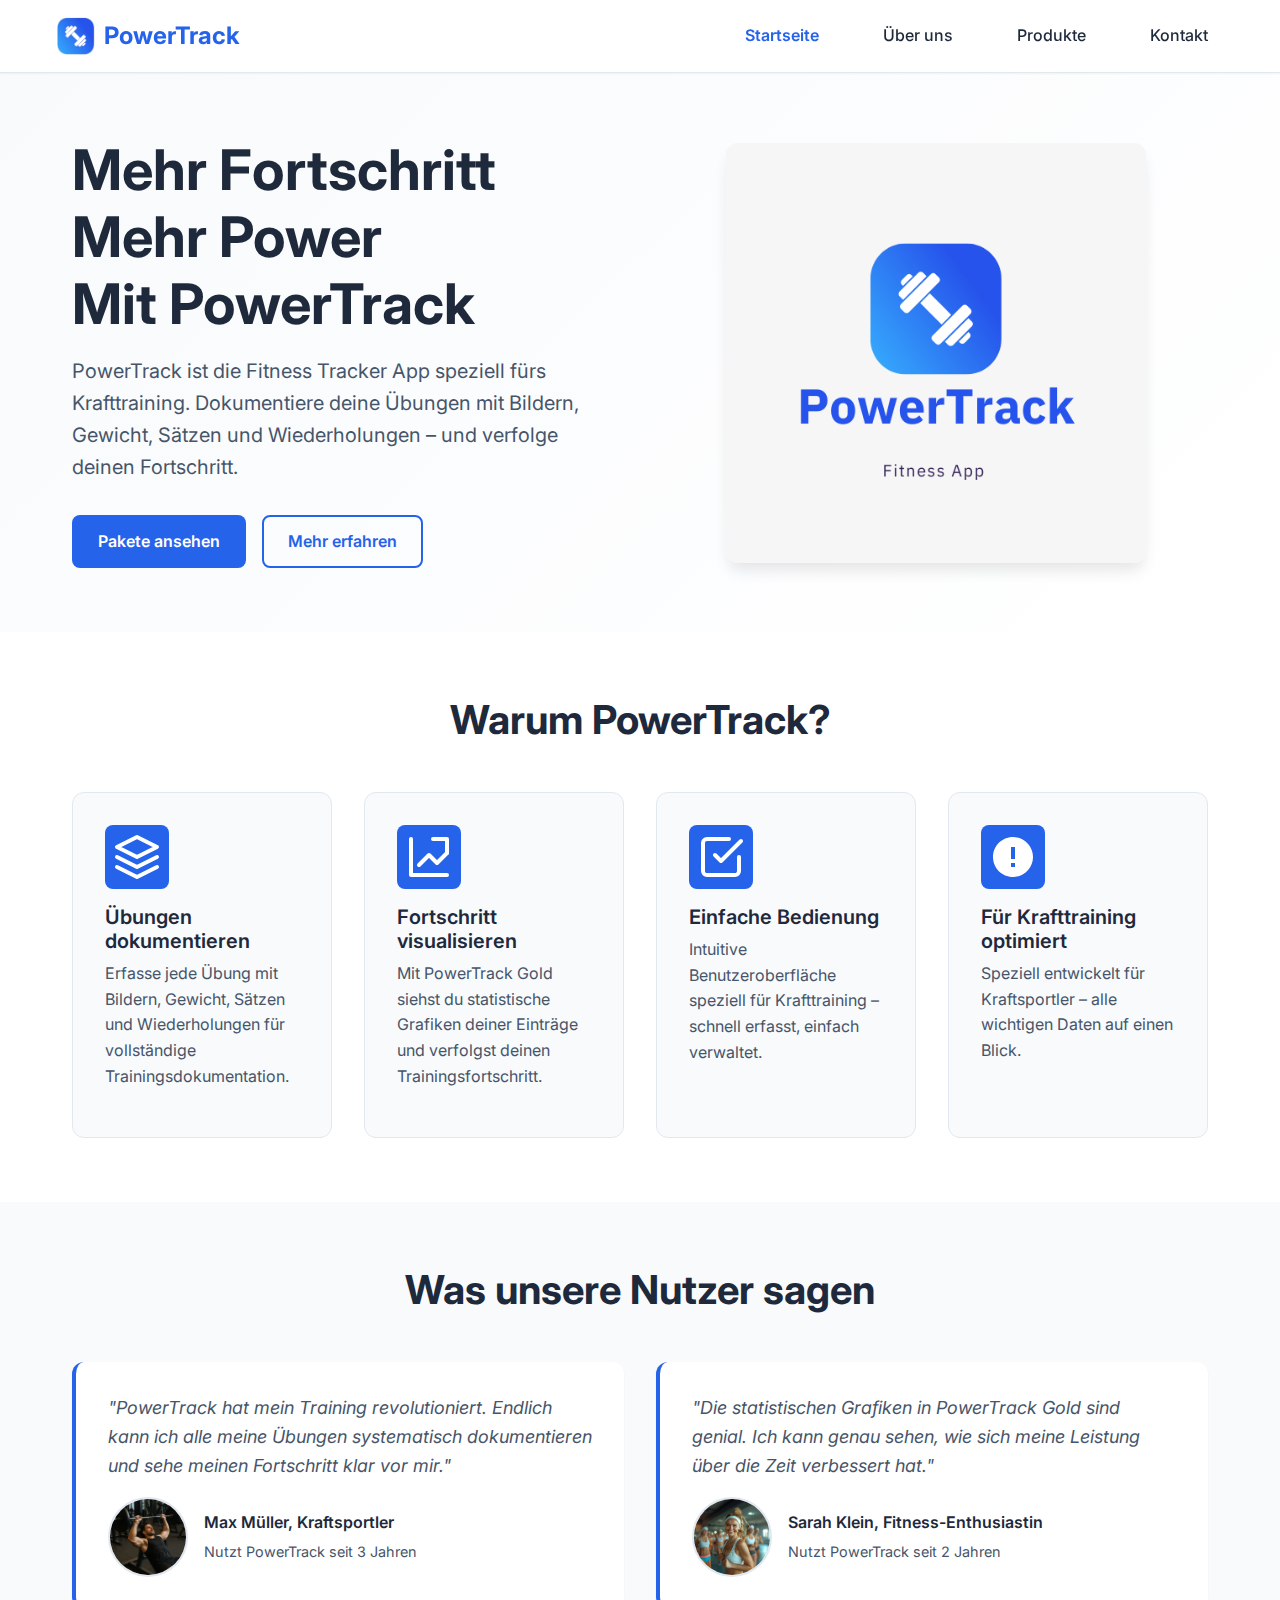
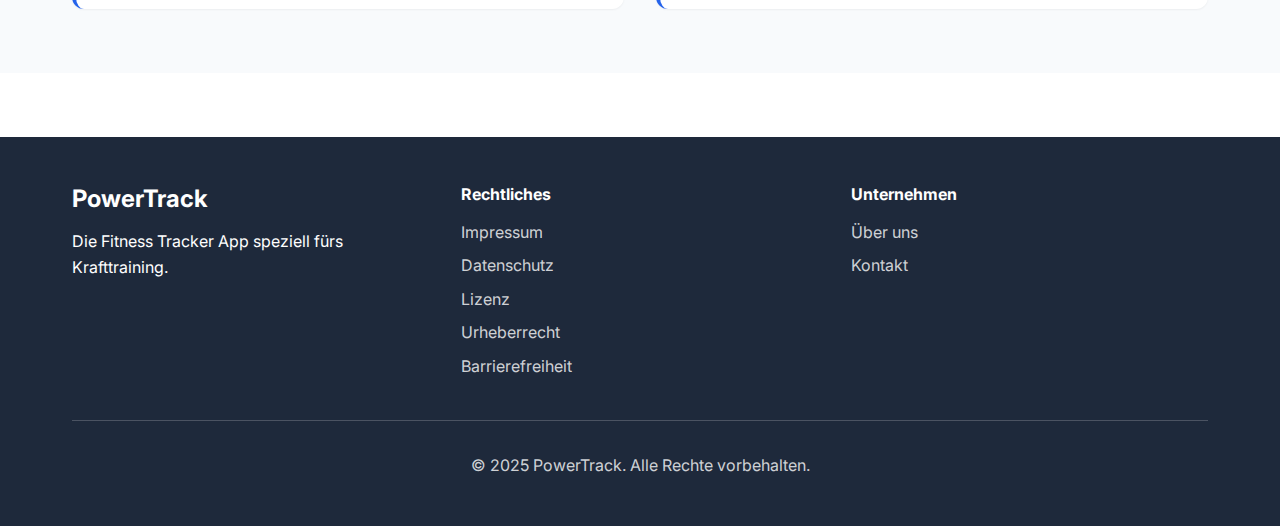
<file: index.html>
<!DOCTYPE html>
<html lang="de">
<head>
    <meta charset="UTF-8">
    <meta name="viewport" content="width=device-width, initial-scale=1.0">
    <meta name="description" content="PowerTrack - Die Fitness Tracker App speziell fürs Krafttraining. Dokumentieren Sie Ihre Übungen mit Bildern, Gewicht, Sätzen und Wiederholungen.">
    <title>PowerTrack - Fitness Tracker für Krafttraining</title>
    <link rel="stylesheet" href="styles.css">
    <link rel="preconnect" href="https://fonts.googleapis.com">
    <link rel="preconnect" href="https://fonts.gstatic.com" crossorigin>
    <link href="https://fonts.googleapis.com/css2?family=Inter:wght@400;500;600;700&display=swap" rel="stylesheet">
</head>
<body>
    <header>
        <nav class="navbar" role="navigation" aria-label="Hauptnavigation">
            <div class="container">
                <a href="index.html" class="logo" aria-label="PowerTrack Startseite">
                    <img src="assets/PowerTrack_Icon.png" alt="PowerTrack Logo" class="logo-img">
                    <span class="logo-text">PowerTrack</span>
                </a>
                <button class="menu-toggle" aria-label="Menü öffnen" aria-expanded="false">
                    <span></span>
                    <span></span>
                    <span></span>
                </button>
                <ul class="nav-menu">
                    <li><a href="index.html" aria-current="page">Startseite</a></li>
                    <li><a href="about.html">Über uns</a></li>
                    <li><a href="products.html">Produkte</a></li>
                    <li><a href="contact.html">Kontakt</a></li>
                </ul>
            </div>
        </nav>
    </header>

    <main>
        <section class="hero" aria-labelledby="hero-heading">
            <div class="container">
                <div class="hero-content">
                    <h1 id="hero-heading">Mehr Fortschritt Mehr Power<br> Mit PowerTrack</h1>
                    <p class="hero-subtitle">PowerTrack ist die Fitness Tracker App speziell fürs Krafttraining. Dokumentiere deine Übungen mit Bildern, Gewicht, Sätzen und Wiederholungen – und verfolge deinen Fortschritt.</p>
                    <div class="hero-buttons">
                        <a href="products.html" class="btn btn-primary">Pakete ansehen</a>
                        <a href="about.html" class="btn btn-secondary">Mehr erfahren</a>
                    </div>
                </div>
                <div class="hero-image">
                    <img src="assets/PowerTrack_Logo_Text.png" alt="PowerTrack Logo" class="hero-logo" loading="lazy">
                </div>
            </div>
        </section>

        <section class="features" aria-labelledby="features-heading">
            <div class="container">
                <h2 id="features-heading">Warum PowerTrack?</h2>
                <div class="features-grid">
                    <article class="feature-card">
                        <div class="feature-icon" aria-hidden="true">
                            <svg width="48" height="48" viewBox="0 0 24 24" fill="none" xmlns="http://www.w3.org/2000/svg">
                                <path d="M12 2L2 7L12 12L22 7L12 2Z" stroke="currentColor" stroke-width="2" stroke-linecap="round" stroke-linejoin="round"/>
                                <path d="M2 17L12 22L22 17" stroke="currentColor" stroke-width="2" stroke-linecap="round" stroke-linejoin="round"/>
                                <path d="M2 12L12 17L22 12" stroke="currentColor" stroke-width="2" stroke-linecap="round" stroke-linejoin="round"/>
                            </svg>
                        </div>
                        <h3>Übungen dokumentieren</h3>
                        <p>Erfasse jede Übung mit Bildern, Gewicht, Sätzen und Wiederholungen für vollständige Trainingsdokumentation.</p>
                    </article>
                    <article class="feature-card">
                        <div class="feature-icon" aria-hidden="true">
                            <svg width="48" height="48" viewBox="0 0 24 24" fill="none" xmlns="http://www.w3.org/2000/svg">
                                <path d="M3 3V21H21" stroke="currentColor" stroke-width="2" stroke-linecap="round" stroke-linejoin="round"/>
                                <path d="M7 16L12 11L16 15L21 10" stroke="currentColor" stroke-width="2" stroke-linecap="round" stroke-linejoin="round"/>
                                <path d="M21 10V3H14" stroke="currentColor" stroke-width="2" stroke-linecap="round" stroke-linejoin="round"/>
                            </svg>
                        </div>
                        <h3>Fortschritt visualisieren</h3>
                        <p>Mit PowerTrack Gold siehst du statistische Grafiken deiner Einträge und verfolgst deinen Trainingsfortschritt.</p>
                    </article>
                    <article class="feature-card">
                        <div class="feature-icon" aria-hidden="true">
                            <svg width="48" height="48" viewBox="0 0 24 24" fill="none" xmlns="http://www.w3.org/2000/svg">
                                <path d="M9 11L12 14L22 4" stroke="currentColor" stroke-width="2" stroke-linecap="round" stroke-linejoin="round"/>
                                <path d="M21 12V19C21 19.5304 20.7893 20.0391 20.4142 20.4142C20.0391 20.7893 19.5304 21 19 21H5C4.46957 21 3.96086 20.7893 3.58579 20.4142C3.21071 20.0391 3 19.5304 3 19V5C3 4.46957 3.21071 3.96086 3.58579 3.58579C3.96086 3.21071 4.46957 3 5 3H16" stroke="currentColor" stroke-width="2" stroke-linecap="round" stroke-linejoin="round"/>
                            </svg>
                        </div>
                        <h3>Einfache Bedienung</h3>
                        <p>Intuitive Benutzeroberfläche speziell für Krafttraining – schnell erfasst, einfach verwaltet.</p>
                    </article>
                    <article class="feature-card">
                        <div class="feature-icon" aria-hidden="true">
                            <svg width="48" height="48" viewBox="0 0 24 24" fill="none" xmlns="http://www.w3.org/2000/svg">
                                <path d="M12 2C6.48 2 2 6.48 2 12C2 17.52 6.48 22 12 22C17.52 22 22 17.52 22 12C22 6.48 17.52 2 12 2ZM13 17H11V15H13V17ZM13 13H11V7H13V13Z" fill="currentColor"/>
                            </svg>
                        </div>
                        <h3>Für Krafttraining optimiert</h3>
                        <p>Speziell entwickelt für Kraftsportler – alle wichtigen Daten auf einen Blick.</p>
                    </article>
                </div>
            </div>
        </section>

        <section class="testimonials" aria-labelledby="testimonials-heading">
            <div class="container">
                <h2 id="testimonials-heading">Was unsere Nutzer sagen</h2>
                <div class="testimonials-grid">
                    <blockquote class="testimonial-card">
                        <p>"PowerTrack hat mein Training revolutioniert. Endlich kann ich alle meine Übungen systematisch dokumentieren und sehe meinen Fortschritt klar vor mir."</p>
                        <footer>
                            <img src="assets/Bild2.png" alt="Profilbild von Max Müller" class="testimonial-avatar">
                            <div class="testimonial-author-info">
                                <cite>Max Müller, Kraftsportler</cite>
                                <span class="testimonial-years">Nutzt PowerTrack seit 3 Jahren</span>
                            </div>
                        </footer>
                    </blockquote>
                    <blockquote class="testimonial-card">
                        <p>"Die statistischen Grafiken in PowerTrack Gold sind genial. Ich kann genau sehen, wie sich meine Leistung über die Zeit verbessert hat."</p>
                        <footer>
                            <img src="assets/Bild1.png" alt="Profilbild von Sarah Klein" class="testimonial-avatar">
                            <div class="testimonial-author-info">
                                <cite>Sarah Klein, Fitness-Enthusiastin</cite>
                                <span class="testimonial-years">Nutzt PowerTrack seit 2 Jahren</span>
                            </div>
                        </footer>
                    </blockquote>
                </div>
            </div>
        </section>
    </main>

    <footer>
        <div class="container">
            <div class="footer-content">
                <div class="footer-section">
                    <h3>PowerTrack</h3>
                    <p>Die Fitness Tracker App speziell fürs Krafttraining.</p>
                </div>
                <div class="footer-section">
                    <h4>Rechtliches</h4>
                    <ul>
                        <li><a href="impressum.html">Impressum</a></li>
                        <li><a href="privacy.html">Datenschutz</a></li>
                        <li><a href="license.html">Lizenz</a></li>
                        <li><a href="copyright.html">Urheberrecht</a></li>
                        <li><a href="accessibility.html">Barrierefreiheit</a></li>
                    </ul>
                </div>
                <div class="footer-section">
                    <h4>Unternehmen</h4>
                    <ul>
                        <li><a href="about.html">Über uns</a></li>
                        <li><a href="contact.html">Kontakt</a></li>
                    </ul>
                </div>
            </div>
            <div class="footer-bottom">
                <p>&copy; 2025 PowerTrack. Alle Rechte vorbehalten.</p>
            </div>
        </div>
    </footer>

    <script src="script.js"></script>
</body>
</html>
</file>
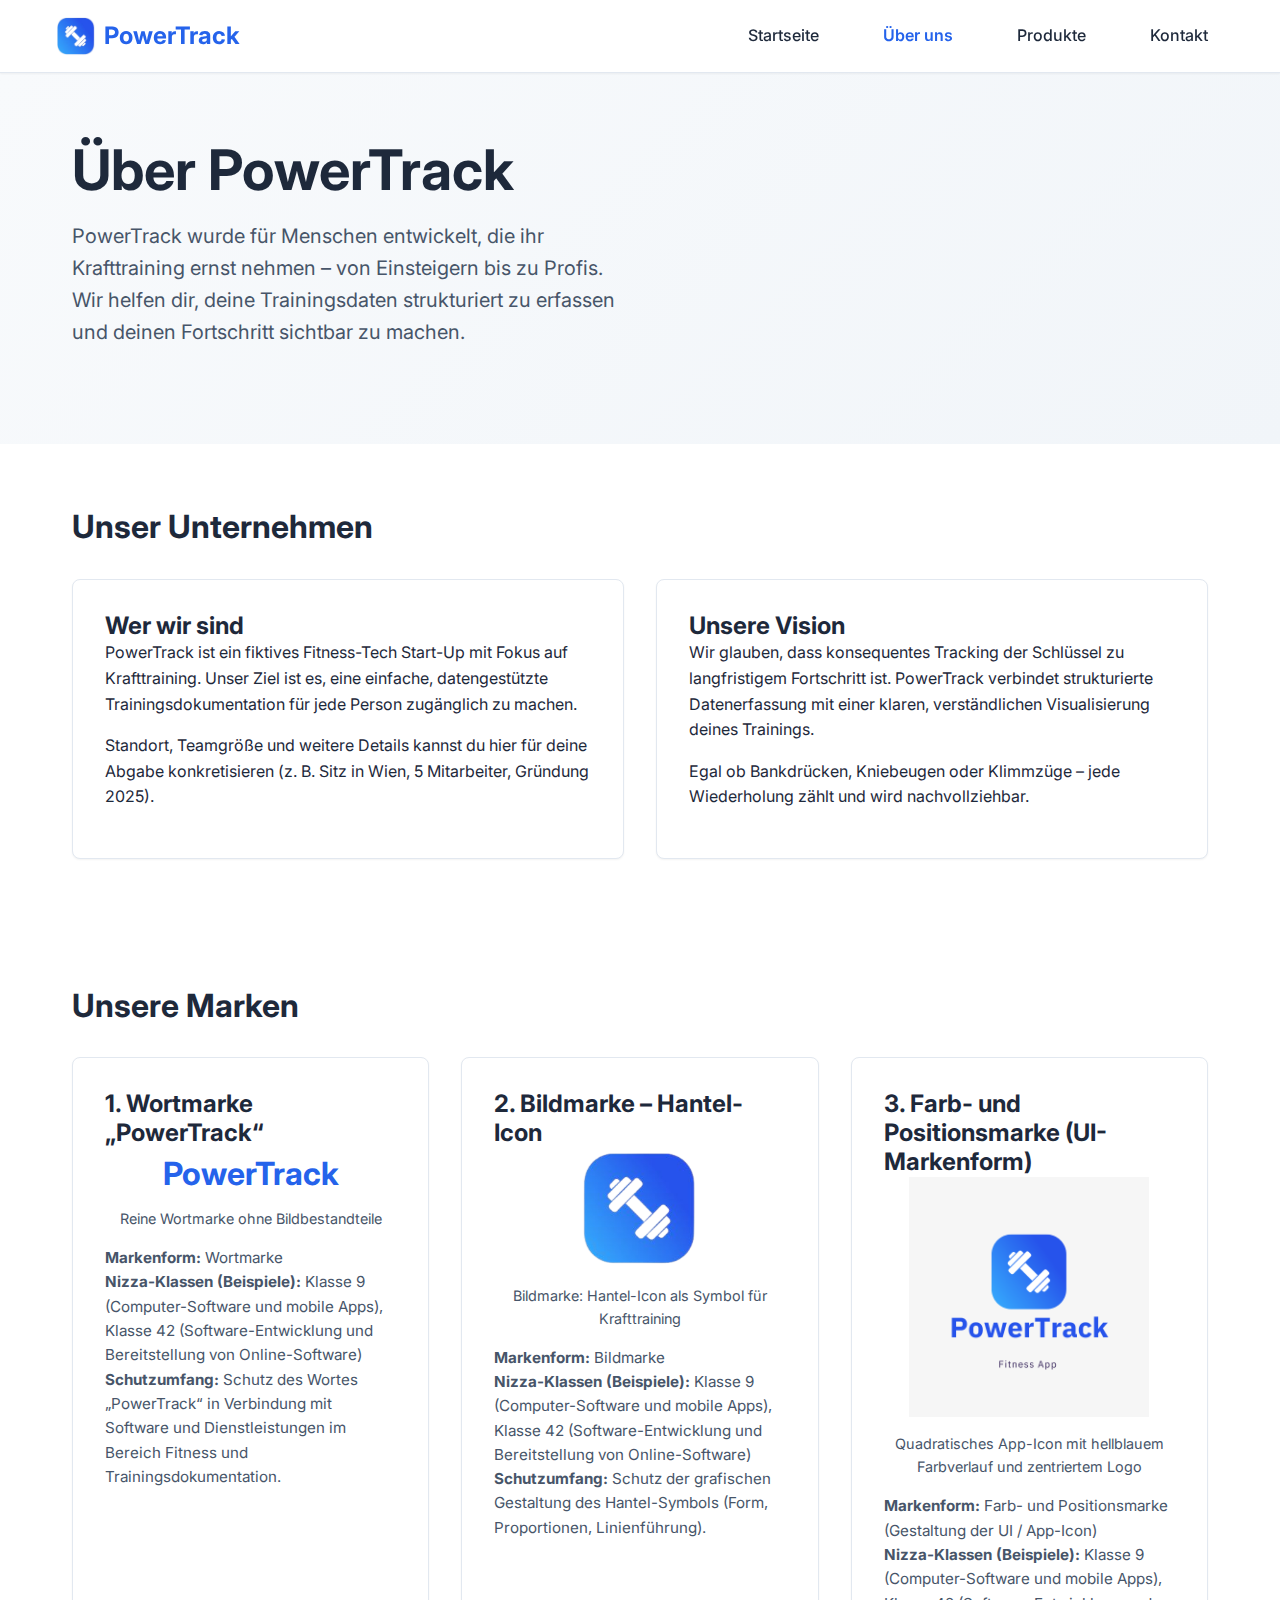
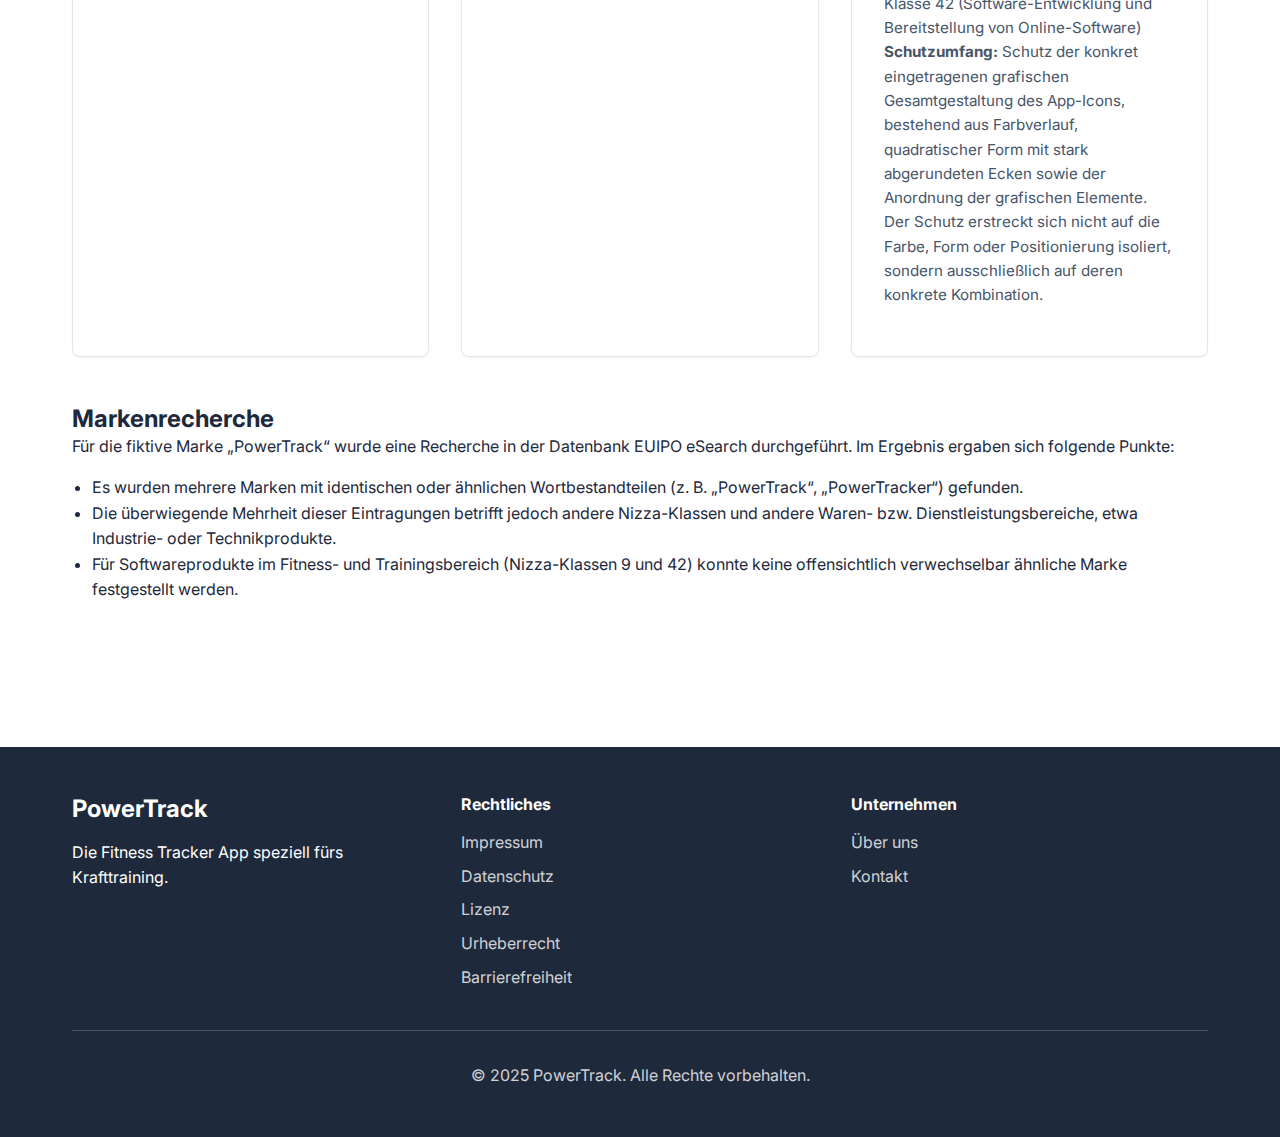
<file: about.html>
<!DOCTYPE html>
<html lang="de">

<head>
    <meta charset="UTF-8">
    <meta name="viewport" content="width=device-width, initial-scale=1.0">
    <meta name="description"
        content="Über PowerTrack - Fitness Tracker App fürs Krafttraining. Marken, Vision und Team.">
    <title>Über uns – PowerTrack</title>
    <link rel="stylesheet" href="styles.css">
    <link rel="preconnect" href="https://fonts.googleapis.com">
    <link rel="preconnect" href="https://fonts.gstatic.com" crossorigin>
    <link href="https://fonts.googleapis.com/css2?family=Inter:wght@400;500;600;700&display=swap" rel="stylesheet">
</head>

<body>
    <header>
        <nav class="navbar" role="navigation" aria-label="Hauptnavigation">
            <div class="container">
                <a href="index.html" class="logo" aria-label="PowerTrack Startseite">
                    <img src="assets/PowerTrack_Icon.png" alt="PowerTrack Logo" class="logo-img">
                    <span class="logo-text">PowerTrack</span>
                </a>
                <button class="menu-toggle" aria-label="Menü öffnen" aria-expanded="false">
                    <span></span>
                    <span></span>
                    <span></span>
                </button>
                <ul class="nav-menu">
                    <li><a href="index.html">Startseite</a></li>
                    <li><a href="about.html" aria-current="page">Über uns</a></li>
                    <li><a href="products.html">Produkte</a></li>
                    <li><a href="contact.html">Kontakt</a></li>
                </ul>
            </div>
        </nav>
    </header>

    <main>
        <section class="hero hero-about" aria-labelledby="about-heading">
            <div class="container">
                <div class="hero-content">
                    <h1 id="about-heading">Über PowerTrack</h1>
                    <p class="hero-subtitle">
                        PowerTrack wurde für Menschen entwickelt, die ihr Krafttraining ernst nehmen – von Einsteigern
                        bis zu Profis.
                        Wir helfen dir, deine Trainingsdaten strukturiert zu erfassen und deinen Fortschritt sichtbar zu
                        machen.
                    </p>
                </div>
            </div>
        </section>

        <section class="about-section" aria-labelledby="company-heading">
            <div class="container">
                <h2 id="company-heading">Unser Unternehmen</h2>
                <div class="about-grid">
                    <article class="about-card">
                        <h3>Wer wir sind</h3>
                        <p>
                            PowerTrack ist ein fiktives Fitness-Tech Start-Up mit Fokus auf Krafttraining.
                            Unser Ziel ist es, eine einfache, datengestützte Trainingsdokumentation für jede Person
                            zugänglich zu machen.
                        </p>
                        <p>
                            Standort, Teamgröße und weitere Details kannst du hier für deine Abgabe konkretisieren
                            (z. B. Sitz in Wien, 5 Mitarbeiter, Gründung 2025).
                        </p>
                    </article>
                    <article class="about-card">
                        <h3>Unsere Vision</h3>
                        <p>
                            Wir glauben, dass konsequentes Tracking der Schlüssel zu langfristigem Fortschritt ist.
                            PowerTrack verbindet strukturierte Datenerfassung mit einer klaren, verständlichen
                            Visualisierung deines Trainings.
                        </p>
                        <p>
                            Egal ob Bankdrücken, Kniebeugen oder Klimmzüge – jede Wiederholung zählt und wird
                            nachvollziehbar.
                        </p>
                    </article>
                </div>
            </div>
        </section>

        <section class="about-section" aria-labelledby="brands-heading">
            <div class="container">
                <h2 id="brands-heading">Unsere Marken</h2>


                <div class="brands-grid" role="list">
                    <article class="brand-card" role="listitem">
                        <h3>1. Wortmarke „PowerTrack“</h3>
                        <figure class="brand-figure">
                            <span class="brand-wordmark" aria-label="Wortmarke PowerTrack">PowerTrack</span>
                            <figcaption>Reine Wortmarke ohne Bildbestandteile</figcaption>
                        </figure>
                        <p class="brand-meta">
                            <strong>Markenform:</strong> Wortmarke<br>
                            <strong>Nizza-Klassen (Beispiele):</strong> Klasse 9 (Computer-Software und mobile Apps),
                            Klasse 42 (Software-Entwicklung und Bereitstellung von Online-Software)<br>
                            <strong>Schutzumfang:</strong> Schutz des Wortes „PowerTrack“ in Verbindung mit Software und
                            Dienstleistungen im Bereich Fitness und Trainingsdokumentation.
                        </p>
                    </article>

                    <article class="brand-card" role="listitem">
                        <h3>2. Bildmarke – Hantel-Icon</h3>
                        <figure class="brand-figure">
                            <img src="assets/PowerTrack_Icon.png" alt="PowerTrack Hantel-Icon ohne Text"
                                class="brand-logo brand-logo-small">
                            <figcaption>Bildmarke: Hantel-Icon als Symbol für Krafttraining</figcaption>
                        </figure>
                        <p class="brand-meta">
                            <strong>Markenform:</strong> Bildmarke<br>
                            <strong>Nizza-Klassen (Beispiele):</strong> Klasse 9 (Computer-Software und mobile Apps),
                            Klasse 42 (Software-Entwicklung und Bereitstellung von Online-Software)<br>
                            <strong>Schutzumfang:</strong> Schutz der grafischen Gestaltung des Hantel-Symbols (Form,
                            Proportionen, Linienführung).
                        </p>
                    </article>

                    <article class="brand-card" role="listitem">
                        <h3>3. Farb- und Positionsmarke (UI-Markenform)</h3>
                        <figure class="brand-figure">
                            <img src="assets/PowerTrack_Logo_Text.png" alt="PowerTrack App-Icon mit hellblauem Farbverlauf"
                                class="brand-logo">
                            <figcaption>Quadratisches App-Icon mit hellblauem Farbverlauf und zentriertem Logo
                            </figcaption>
                        </figure>
                        <p class="brand-meta">
                            <strong>Markenform:</strong> Farb- und Positionsmarke (Gestaltung der UI / App-Icon)<br>
                            <strong>Nizza-Klassen (Beispiele):</strong> Klasse 9 (Computer-Software und mobile Apps),
                            Klasse 42 (Software-Entwicklung und Bereitstellung von Online-Software)<br>
                            <strong>Schutzumfang:</strong> Schutz der konkret eingetragenen grafischen Gesamtgestaltung
                            des App-Icons, bestehend aus Farbverlauf, quadratischer Form mit stark abgerundeten Ecken
                            sowie der Anordnung der grafischen Elemente. Der Schutz erstreckt sich nicht auf die Farbe,
                            Form oder Positionierung isoliert, sondern ausschließlich auf deren konkrete Kombination.
                        </p>
                    </article>
                </div>

                <section class="brand-legal" aria-labelledby="brand-legal-heading">
                    <h3 id="brand-legal-heading">Markenrecherche</h3>
                    <p>
                        Für die fiktive Marke „PowerTrack“ wurde eine Recherche in der Datenbank
                        EUIPO eSearch durchgeführt. Im Ergebnis ergaben sich folgende Punkte:
                    </p>
                    <ul>
                        <li>
                            Es wurden mehrere Marken mit identischen oder ähnlichen Wortbestandteilen
                            (z. B. „PowerTrack“, „PowerTracker“) gefunden.
                        </li>
                        <li>
                            Die überwiegende Mehrheit dieser Eintragungen betrifft jedoch andere
                            Nizza-Klassen und andere Waren- bzw. Dienstleistungsbereiche,
                            etwa Industrie- oder Technikprodukte.
                        </li>
                        <li>
                            Für Softwareprodukte im Fitness- und Trainingsbereich (Nizza-Klassen 9 und 42)
                            konnte keine offensichtlich verwechselbar ähnliche Marke festgestellt werden.
                        </li>
                    </ul>
                </section>
            </div>
        </section>
    </main>

    <footer>
        <div class="container">
            <div class="footer-content">
                <div class="footer-section">
                    <h3>PowerTrack</h3>
                    <p>Die Fitness Tracker App speziell fürs Krafttraining.</p>
                </div>
                <div class="footer-section">
                    <h4>Rechtliches</h4>
                    <ul>
                        <li><a href="impressum.html">Impressum</a></li>
                        <li><a href="privacy.html">Datenschutz</a></li>
                        <li><a href="license.html">Lizenz</a></li>
                        <li><a href="copyright.html">Urheberrecht</a></li>
                        <li><a href="accessibility.html">Barrierefreiheit</a></li>
                    </ul>
                </div>
                <div class="footer-section">
                    <h4>Unternehmen</h4>
                    <ul>
                        <li><a href="about.html">Über uns</a></li>
                        <li><a href="contact.html">Kontakt</a></li>
                    </ul>
                </div>
            </div>
            <div class="footer-bottom">
                <p>&copy; 2025 PowerTrack. Alle Rechte vorbehalten.</p>
            </div>
        </div>
    </footer>

    <script src="script.js"></script>
</body>

</html>
</file>
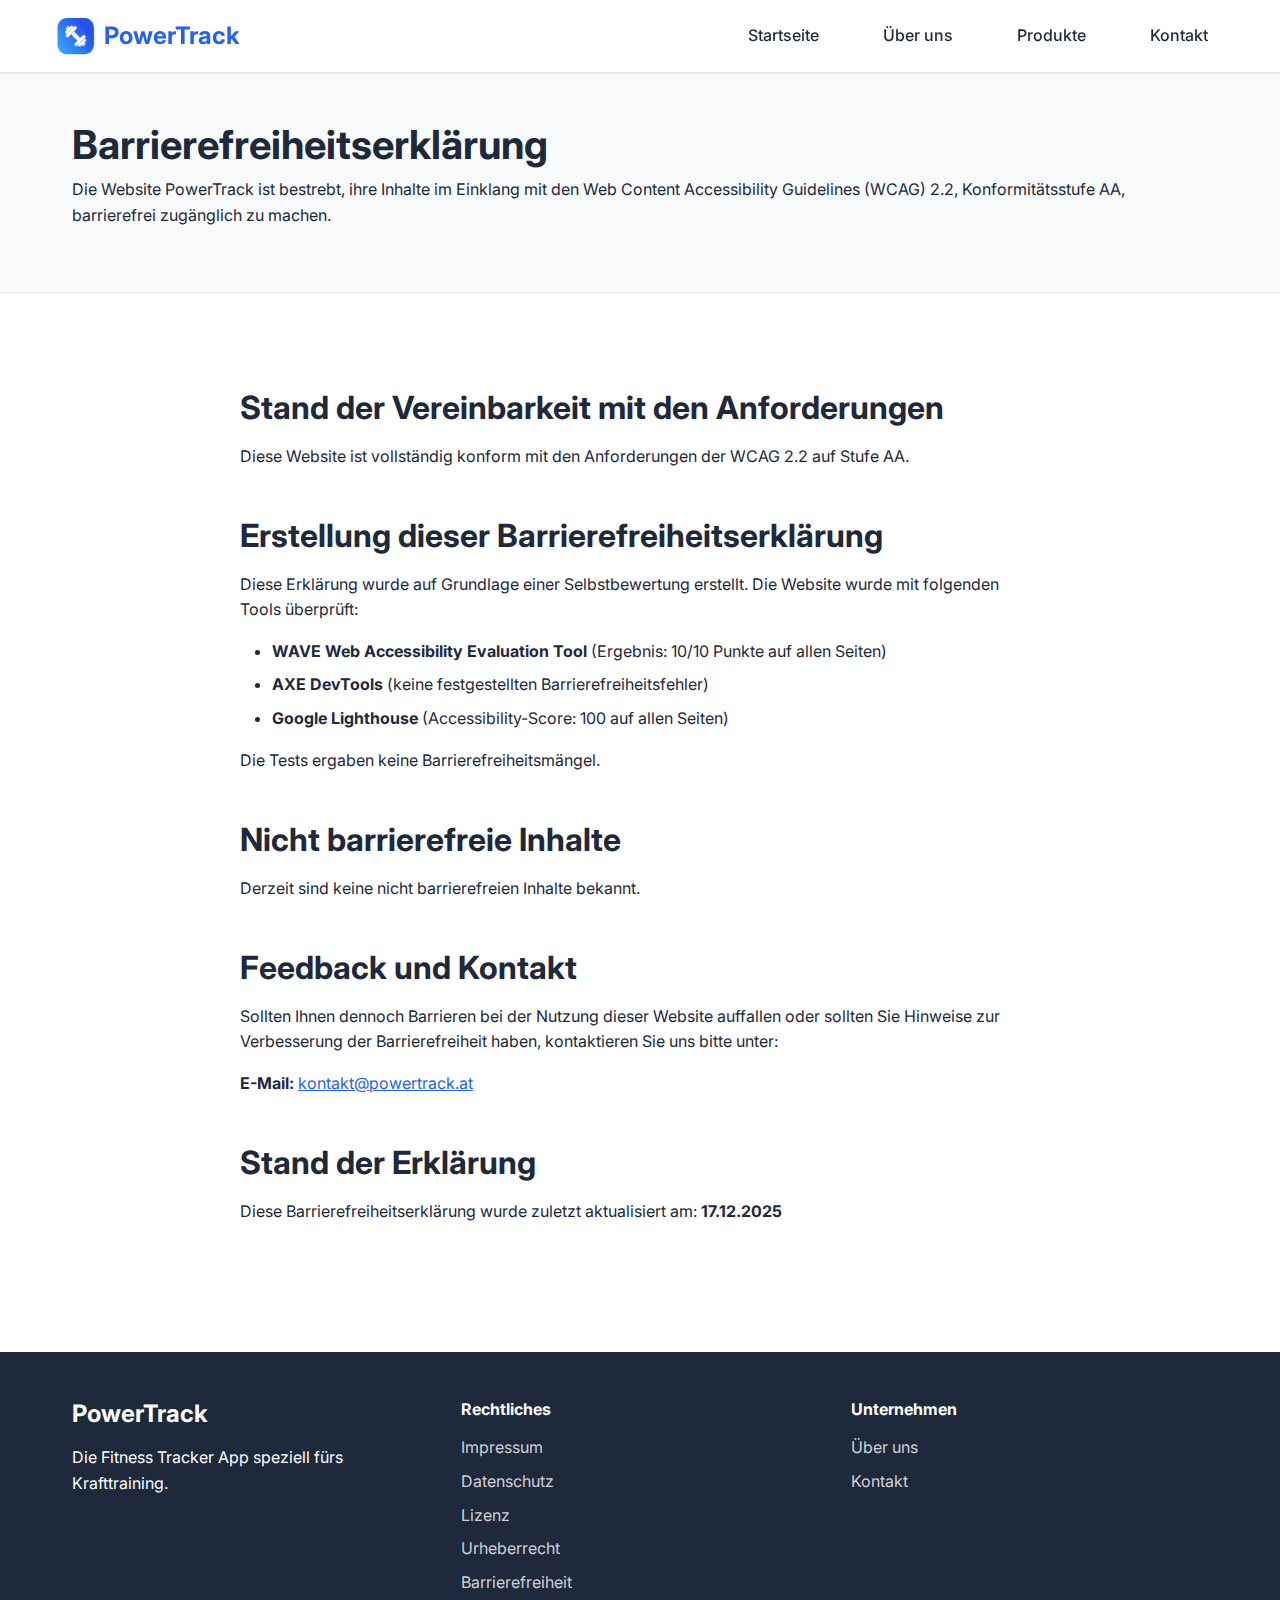
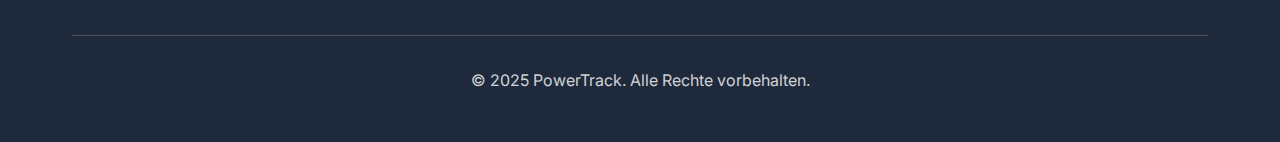
<file: accessibility.html>
<!DOCTYPE html>
<html lang="de">
<head>
    <meta charset="UTF-8">
    <meta name="viewport" content="width=device-width, initial-scale=1.0">
    <meta name="description" content="Barrierefreiheitserklärung für die PowerTrack Website – WCAG 2.2 AA konform.">
    <title>Barrierefreiheit – PowerTrack</title>
    <link rel="stylesheet" href="styles.css">
    <link rel="preconnect" href="https://fonts.googleapis.com">
    <link rel="preconnect" href="https://fonts.gstatic.com" crossorigin>
    <link href="https://fonts.googleapis.com/css2?family=Inter:wght@400;500;600;700&display=swap" rel="stylesheet">
</head>
<body>
    <header>
        <nav class="navbar" role="navigation" aria-label="Hauptnavigation">
            <div class="container">
                <a href="index.html" class="logo" aria-label="PowerTrack Startseite">
                    <img src="assets/PowerTrack_Icon.png" alt="PowerTrack Logo" class="logo-img">
                    <span class="logo-text">PowerTrack</span>
                </a>
                <button class="menu-toggle" aria-label="Menü öffnen" aria-expanded="false">
                    <span></span>
                    <span></span>
                    <span></span>
                </button>
                <ul class="nav-menu">
                    <li><a href="index.html">Startseite</a></li>
                    <li><a href="about.html">Über uns</a></li>
                    <li><a href="products.html">Produkte</a></li>
                    <li><a href="contact.html">Kontakt</a></li>
                </ul>
            </div>
        </nav>
    </header>

    <main id="main-content">
        <section class="page-header" aria-labelledby="accessibility-heading">
            <div class="container">
                <h1 id="accessibility-heading">Barrierefreiheitserklärung</h1>
                <p>Die Website PowerTrack ist bestrebt, ihre Inhalte im Einklang mit den Web Content Accessibility Guidelines (WCAG) 2.2, Konformitätsstufe AA, barrierefrei zugänglich zu machen.</p>
            </div>
        </section>

        <section class="page-content" aria-label="Barrierefreiheitsinformationen">
            <h2>Stand der Vereinbarkeit mit den Anforderungen</h2>
            <p>
                Diese Website ist vollständig konform mit den Anforderungen der WCAG 2.2 auf Stufe AA.
            </p>

            <h2>Erstellung dieser Barrierefreiheitserklärung</h2>
            <p>
                Diese Erklärung wurde auf Grundlage einer Selbstbewertung erstellt.
                Die Website wurde mit folgenden Tools überprüft:
            </p>
            <ul>
                <li><strong>WAVE Web Accessibility Evaluation Tool</strong> (Ergebnis: 10/10 Punkte auf allen Seiten)</li>
                <li><strong>AXE DevTools</strong> (keine festgestellten Barrierefreiheitsfehler)</li>
                <li><strong>Google Lighthouse</strong> (Accessibility-Score: 100 auf allen Seiten)</li>
            </ul>
            <p>
                Die Tests ergaben keine Barrierefreiheitsmängel.
            </p>

            <h2>Nicht barrierefreie Inhalte</h2>
            <p>
                Derzeit sind keine nicht barrierefreien Inhalte bekannt.
            </p>

            <h2>Feedback und Kontakt</h2>
            <p>
                Sollten Ihnen dennoch Barrieren bei der Nutzung dieser Website auffallen oder sollten Sie Hinweise zur Verbesserung der Barrierefreiheit haben, kontaktieren Sie uns bitte unter:
            </p>
            <p>
                <strong>E-Mail:</strong> <a href="mailto:kontakt@powertrack.at">kontakt@powertrack.at</a>
            </p>

            <h2>Stand der Erklärung</h2>
            <p>
                Diese Barrierefreiheitserklärung wurde zuletzt aktualisiert am: <strong>17.12.2025</strong>
            </p>
        </section>
    </main>

    <footer>
        <div class="container">
            <div class="footer-content">
                <div class="footer-section">
                    <h3>PowerTrack</h3>
                    <p>Die Fitness Tracker App speziell fürs Krafttraining.</p>
                </div>
                <div class="footer-section">
                    <h4>Rechtliches</h4>
                    <ul>
                        <li><a href="impressum.html">Impressum</a></li>
                        <li><a href="privacy.html">Datenschutz</a></li>
                        <li><a href="license.html">Lizenz</a></li>
                        <li><a href="copyright.html">Urheberrecht</a></li>
                        <li><a href="accessibility.html" aria-current="page">Barrierefreiheit</a></li>
                    </ul>
                </div>
                <div class="footer-section">
                    <h4>Unternehmen</h4>
                    <ul>
                        <li><a href="about.html">Über uns</a></li>
                        <li><a href="contact.html">Kontakt</a></li>
                    </ul>
                </div>
            </div>
            <div class="footer-bottom">
                <p>&copy; 2025 PowerTrack. Alle Rechte vorbehalten.</p>
            </div>
        </div>
    </footer>

    <script src="script.js"></script>
</body>
</html>
</file>
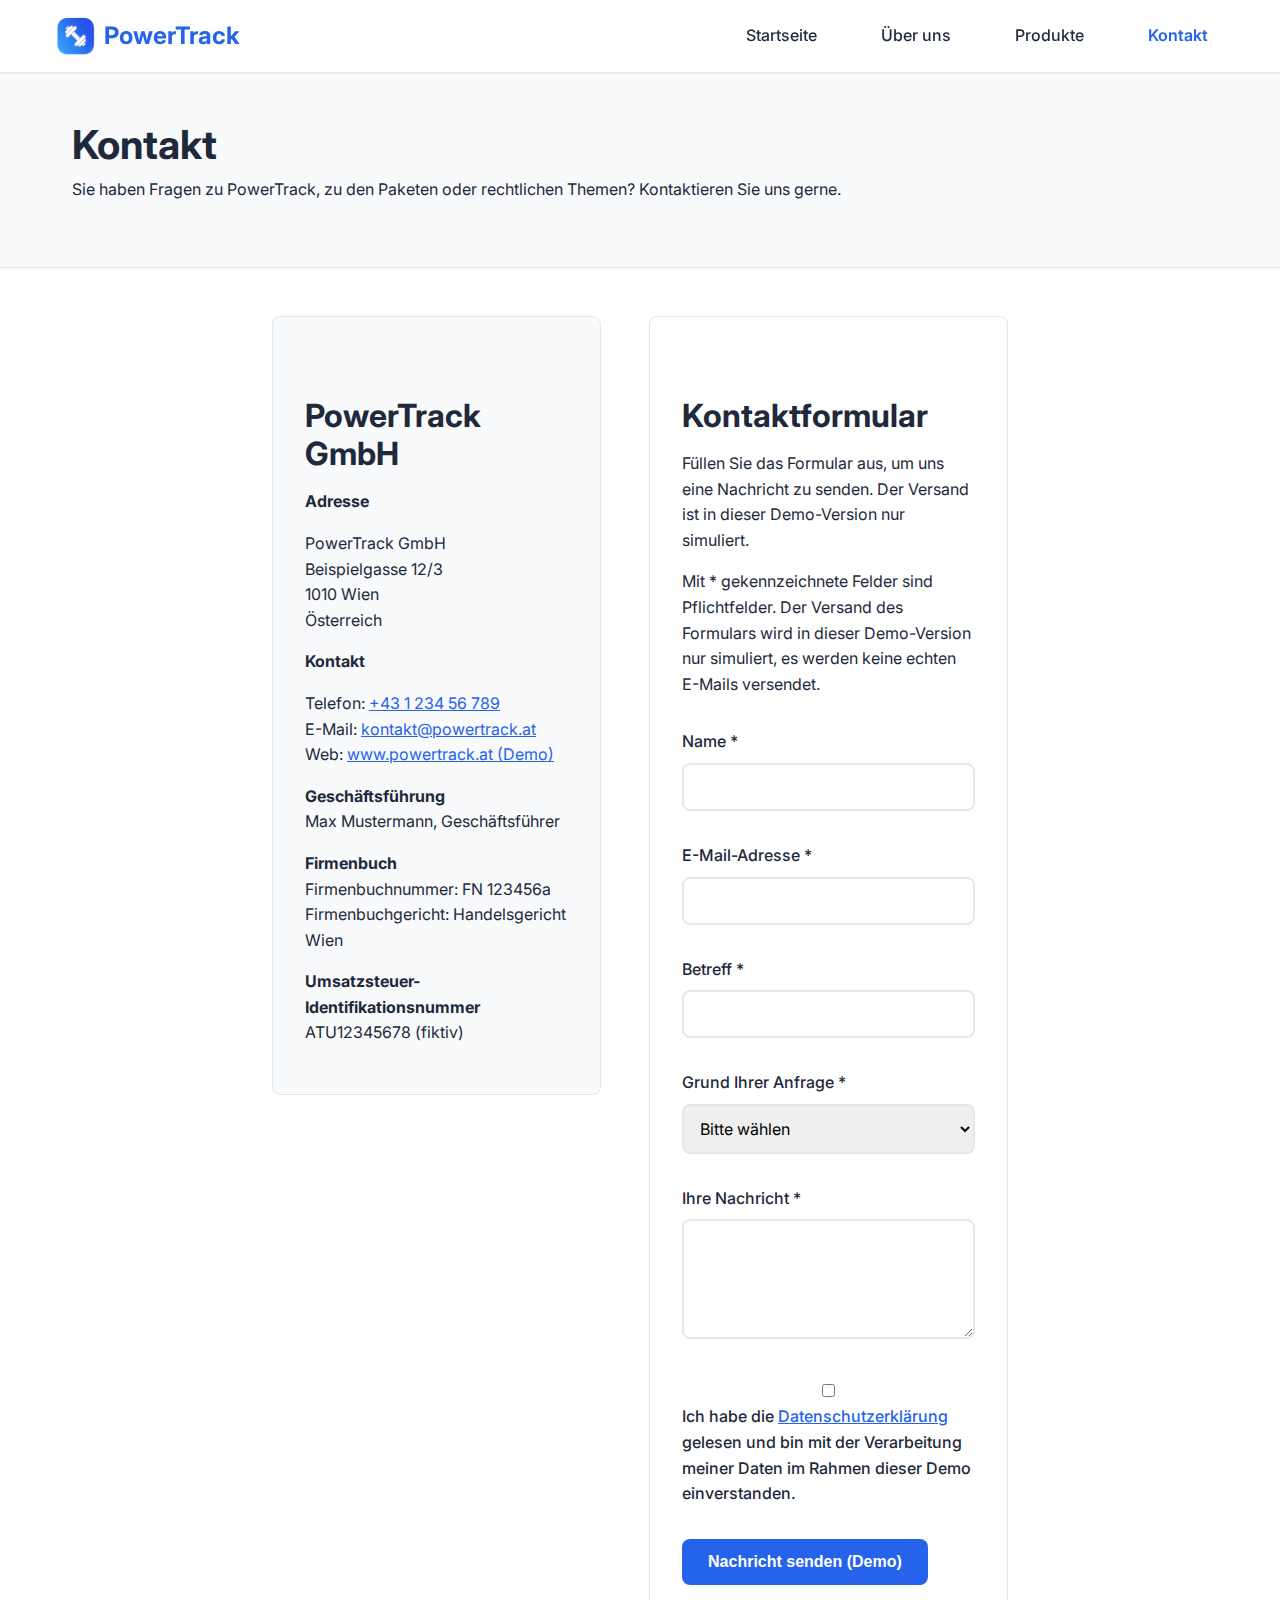
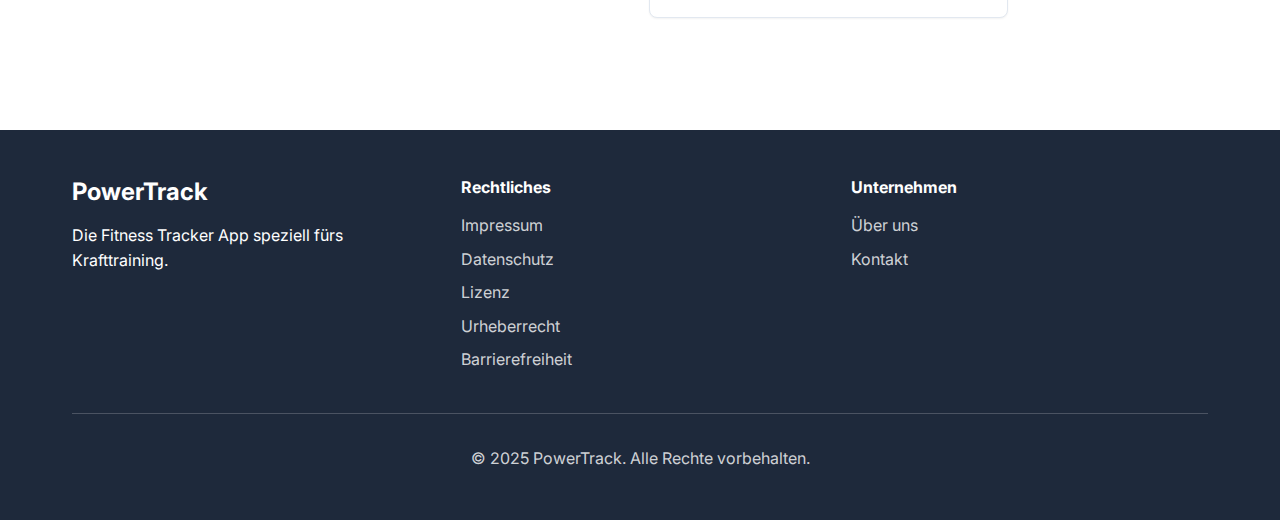
<file: contact.html>
<!DOCTYPE html>
<html lang="de">
<head>
    <meta charset="UTF-8">
    <meta name="viewport" content="width=device-width, initial-scale=1.0">
    <meta name="description" content="Kontakt zu PowerTrack GmbH in Wien – Fragen zur Fitness Tracker App fürs Krafttraining.">
    <title>Kontakt – PowerTrack GmbH</title>
    <link rel="stylesheet" href="styles.css">
    <link rel="preconnect" href="https://fonts.googleapis.com">
    <link rel="preconnect" href="https://fonts.gstatic.com" crossorigin>
    <link href="https://fonts.googleapis.com/css2?family=Inter:wght@400;500;600;700&display=swap" rel="stylesheet">
</head>
<body>
    <header>
        <nav class="navbar" role="navigation" aria-label="Hauptnavigation">
            <div class="container">
                <a href="index.html" class="logo" aria-label="PowerTrack Startseite">
                    <img src="assets/PowerTrack_Icon.png" alt="PowerTrack Logo" class="logo-img">
                    <span class="logo-text">PowerTrack</span>
                </a>
                <button class="menu-toggle" aria-label="Menü öffnen" aria-expanded="false">
                    <span></span>
                    <span></span>
                    <span></span>
                </button>
                <ul class="nav-menu">
                    <li><a href="index.html">Startseite</a></li>
                    <li><a href="about.html">Über uns</a></li>
                    <li><a href="products.html">Produkte</a></li>
                    <li><a href="contact.html" aria-current="page">Kontakt</a></li>
                </ul>
            </div>
        </nav>
    </header>

    <main id="main-content">
        <section class="page-header" aria-labelledby="contact-heading">
            <div class="container">
                <h1 id="contact-heading">Kontakt</h1>
                <p>Sie haben Fragen zu PowerTrack, zu den Paketen oder rechtlichen Themen? Kontaktieren Sie uns gerne.</p>
            </div>
        </section>

        <section class="page-content contact-page" aria-label="Kontaktbereich">
            <div class="container contact-grid">
                <section class="contact-details" aria-labelledby="company-contact-heading">
                    <h2 id="company-contact-heading">PowerTrack GmbH</h2>
                    <p><strong>Adresse</strong></p>
                    <p>
                        PowerTrack GmbH<br>
                        Beispielgasse 12/3<br>
                        1010 Wien<br>
                        Österreich
                    </p>

                    <p><strong>Kontakt</strong></p>
                    <p>
                        Telefon: <a href="tel:+43123456789">+43 1 234 56 789</a><br>
                        E-Mail: <a href="mailto:kontakt@powertrack.at">kontakt@powertrack.at</a><br>
                        Web: <a href="index.html">www.powertrack.at (Demo)</a>
                    </p>

                    <p><strong>Geschäftsführung</strong><br>
                        Max Mustermann, Geschäftsführer
                    </p>

                    <p><strong>Firmenbuch</strong><br>
                        Firmenbuchnummer: FN 123456a<br>
                        Firmenbuchgericht: Handelsgericht Wien
                    </p>

                    <p><strong>Umsatzsteuer-Identifikationsnummer</strong><br>
                        ATU12345678 (fiktiv)
                    </p>

                </section>

                <section class="contact-form-section" aria-labelledby="contact-form-heading">
                    <h2 id="contact-form-heading">Kontaktformular</h2>
                    <p>Füllen Sie das Formular aus, um uns eine Nachricht zu senden. Der Versand ist in dieser Demo-Version nur simuliert.</p>

                    <form aria-describedby="contact-form-hint">
                        <p id="contact-form-hint">
                            Mit * gekennzeichnete Felder sind Pflichtfelder. Der Versand des Formulars wird in dieser Demo-Version
                            nur simuliert, es werden keine echten E-Mails versendet.
                        </p>

                        <div class="form-group">
                            <label for="name">Name *</label>
                            <input type="text" id="name" name="name" required autocomplete="name">
                        </div>

                        <div class="form-group">
                            <label for="email">E-Mail-Adresse *</label>
                            <input type="email" id="email" name="email" required autocomplete="email">
                        </div>

                        <div class="form-group">
                            <label for="subject">Betreff *</label>
                            <input type="text" id="subject" name="subject" required>
                        </div>

                        <div class="form-group">
                            <label for="reason">Grund Ihrer Anfrage *</label>
                            <select id="reason" name="reason" required>
                                <option value="">Bitte wählen</option>
                                <option value="product">Fragen zu Paketen / Produkt</option>
                                <option value="license">Fragen zu Lizenz / Nutzungsrechten</option>
                                <option value="privacy">Fragen zum Datenschutz</option>
                                <option value="support">Technischer Support</option>
                                <option value="other">Sonstiges</option>
                            </select>
                        </div>

                        <div class="form-group">
                            <label for="message">Ihre Nachricht *</label>
                            <textarea id="message" name="message" required></textarea>
                        </div>

                        <div class="form-group">
                            <label>
                                <input type="checkbox" name="privacy-consent" required>
                                Ich habe die <a href="privacy.html">Datenschutzerklärung</a> gelesen und bin mit der
                                Verarbeitung meiner Daten im Rahmen dieser Demo einverstanden.
                            </label>
                        </div>

                        <button type="submit" class="btn btn-primary">Nachricht senden (Demo)</button>
                    </form>
                </section>
            </div>
        </section>
    </main>

    <footer>
        <div class="container">
            <div class="footer-content">
                <div class="footer-section">
                    <h3>PowerTrack</h3>
                    <p>Die Fitness Tracker App speziell fürs Krafttraining.</p>
                </div>
                <div class="footer-section">
                    <h4>Rechtliches</h4>
                    <ul>
                        <li><a href="impressum.html">Impressum</a></li>
                        <li><a href="privacy.html">Datenschutz</a></li>
                        <li><a href="license.html">Lizenz</a></li>
                        <li><a href="copyright.html">Urheberrecht</a></li>
                        <li><a href="accessibility.html">Barrierefreiheit</a></li>
                    </ul>
                </div>
                <div class="footer-section">
                    <h4>Unternehmen</h4>
                    <ul>
                        <li><a href="about.html">Über uns</a></li>
                        <li><a href="contact.html">Kontakt</a></li>
                    </ul>
                </div>
            </div>
            <div class="footer-bottom">
                <p>&copy; 2025 PowerTrack. Alle Rechte vorbehalten.</p>
            </div>
        </div>
    </footer>

    <script src="script.js"></script>
</body>
</html>
</file>
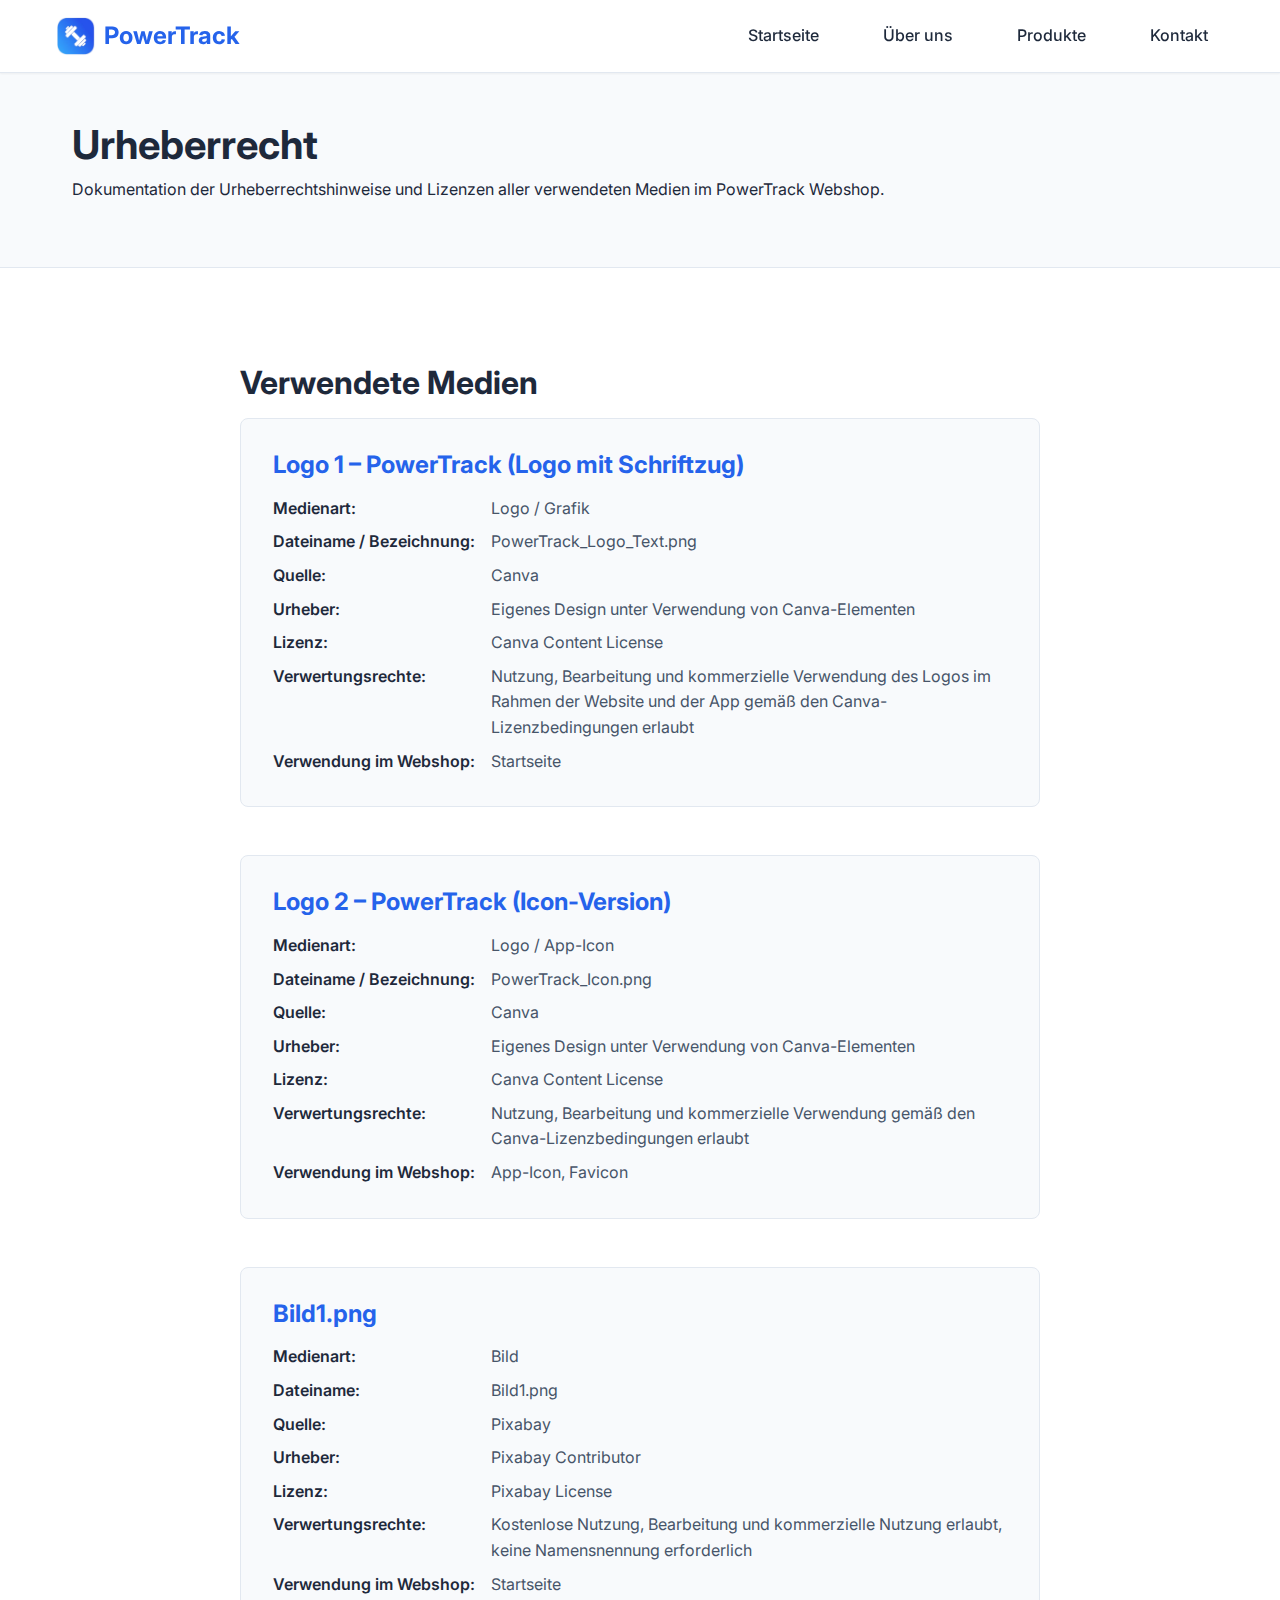
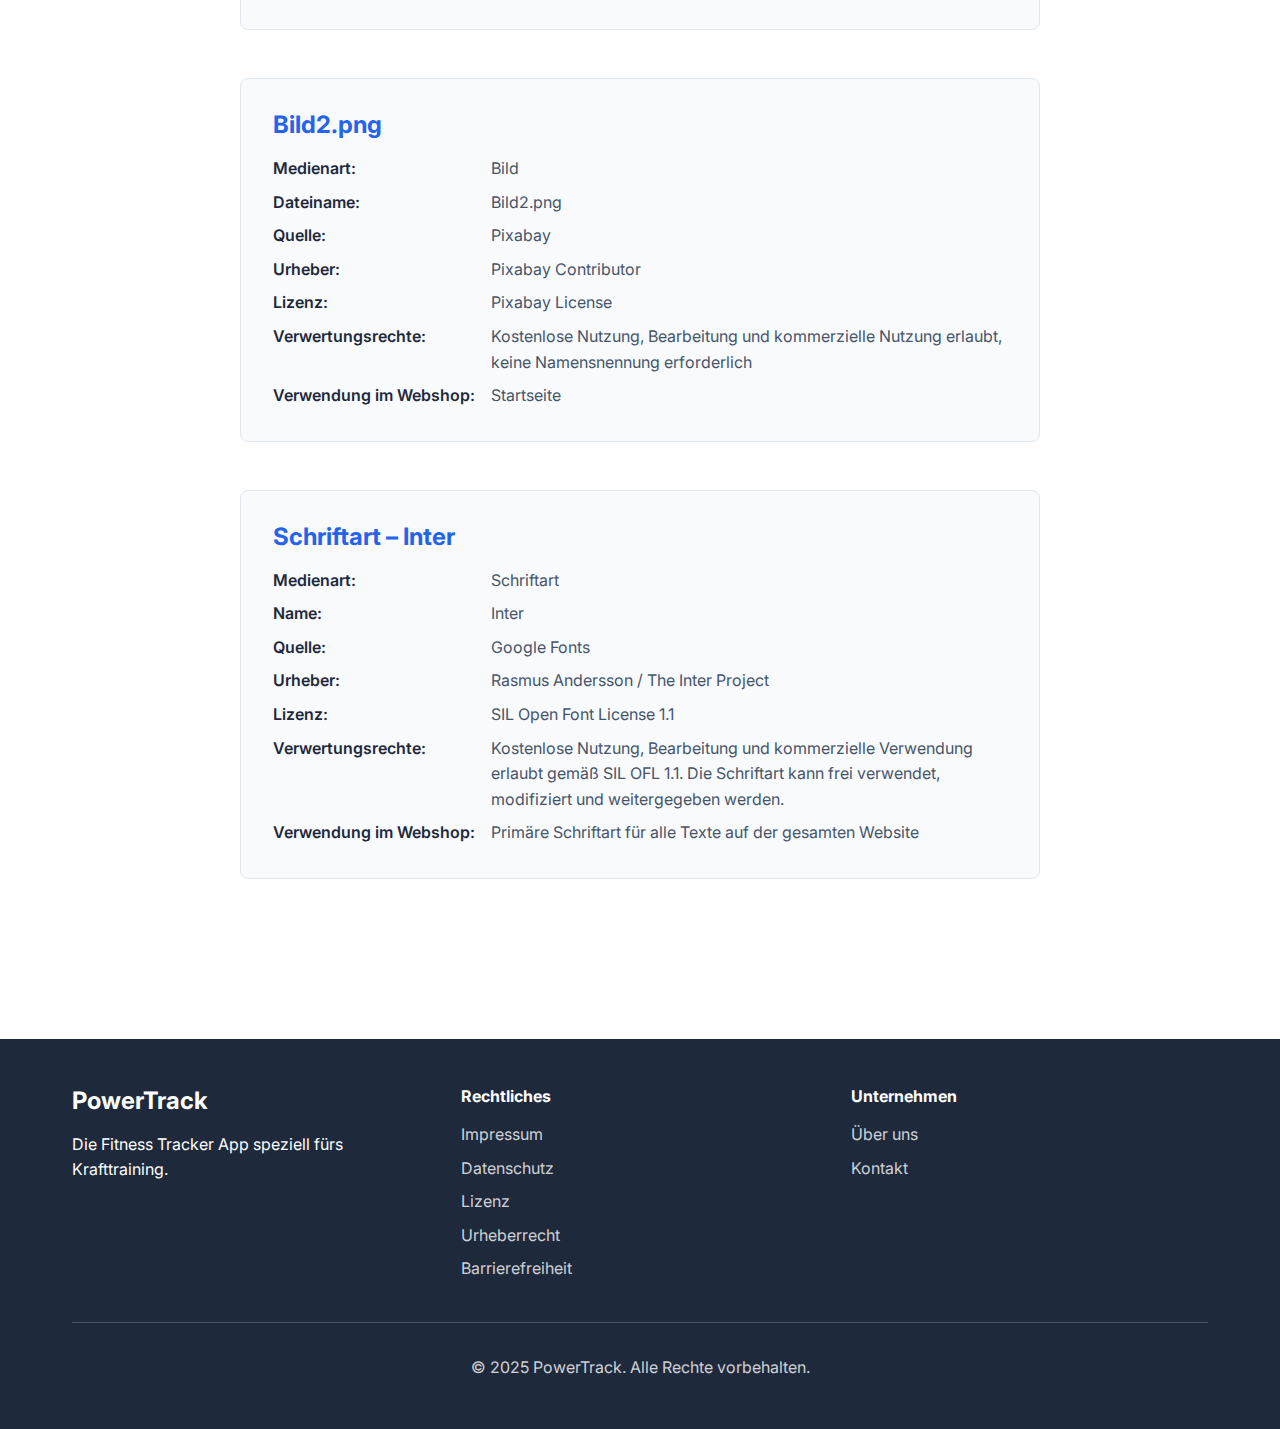
<file: copyright.html>
<!DOCTYPE html>
<html lang="de">
<head>
    <meta charset="UTF-8">
    <meta name="viewport" content="width=device-width, initial-scale=1.0">
    <meta name="description" content="Urheberrechtshinweise und Lizenzen für alle verwendeten Medien im PowerTrack Webshop.">
    <title>Urheberrecht – PowerTrack</title>
    <link rel="stylesheet" href="styles.css">
    <link rel="preconnect" href="https://fonts.googleapis.com">
    <link rel="preconnect" href="https://fonts.gstatic.com" crossorigin>
    <link href="https://fonts.googleapis.com/css2?family=Inter:wght@400;500;600;700&display=swap" rel="stylesheet">
</head>
<body>
    <header>
        <nav class="navbar" role="navigation" aria-label="Hauptnavigation">
            <div class="container">
                <a href="index.html" class="logo" aria-label="PowerTrack Startseite">
                    <img src="assets/PowerTrack_Icon.png" alt="PowerTrack Logo" class="logo-img">
                    <span class="logo-text">PowerTrack</span>
                </a>
                <button class="menu-toggle" aria-label="Menü öffnen" aria-expanded="false">
                    <span></span>
                    <span></span>
                    <span></span>
                </button>
                <ul class="nav-menu">
                    <li><a href="index.html">Startseite</a></li>
                    <li><a href="about.html">Über uns</a></li>
                    <li><a href="products.html">Produkte</a></li>
                    <li><a href="contact.html">Kontakt</a></li>
                </ul>
            </div>
        </nav>
    </header>

    <main id="main-content">
        <section class="page-header" aria-labelledby="copyright-heading">
            <div class="container">
                <h1 id="copyright-heading">Urheberrecht</h1>
                <p>Dokumentation der Urheberrechtshinweise und Lizenzen aller verwendeten Medien im PowerTrack Webshop.</p>
            </div>
        </section>

        <section class="page-content" aria-label="Urheberrechtshinweise">
            <h2>Verwendete Medien</h2>
            
            <article class="copyright-item">
                <h3>Logo 1 – PowerTrack (Logo mit Schriftzug)</h3>
                <dl class="copyright-details">
                    <dt>Medienart:</dt>
                    <dd>Logo / Grafik</dd>
                    
                    <dt>Dateiname / Bezeichnung:</dt>
                    <dd>PowerTrack_Logo_Text.png</dd>
                    
                    <dt>Quelle:</dt>
                    <dd>Canva</dd>
                    
                    <dt>Urheber:</dt>
                    <dd>Eigenes Design unter Verwendung von Canva-Elementen</dd>
                    
                    <dt>Lizenz:</dt>
                    <dd>Canva Content License</dd>
                    
                    <dt>Verwertungsrechte:</dt>
                    <dd>Nutzung, Bearbeitung und kommerzielle Verwendung des Logos im Rahmen der Website und der App gemäß den Canva-Lizenzbedingungen erlaubt</dd>
                    
                    <dt>Verwendung im Webshop:</dt>
                    <dd>Startseite</dd>
                </dl>
            </article>

            <article class="copyright-item">
                <h3>Logo 2 – PowerTrack (Icon-Version)</h3>
                <dl class="copyright-details">
                    <dt>Medienart:</dt>
                    <dd>Logo / App-Icon</dd>
                    
                    <dt>Dateiname / Bezeichnung:</dt>
                    <dd>PowerTrack_Icon.png</dd>
                    
                    <dt>Quelle:</dt>
                    <dd>Canva</dd>
                    
                    <dt>Urheber:</dt>
                    <dd>Eigenes Design unter Verwendung von Canva-Elementen</dd>
                    
                    <dt>Lizenz:</dt>
                    <dd>Canva Content License</dd>
                    
                    <dt>Verwertungsrechte:</dt>
                    <dd>Nutzung, Bearbeitung und kommerzielle Verwendung gemäß den Canva-Lizenzbedingungen erlaubt</dd>
                    
                    <dt>Verwendung im Webshop:</dt>
                    <dd>App-Icon, Favicon</dd>
                </dl>
            </article>

            <article class="copyright-item">
                <h3>Bild1.png</h3>
                <dl class="copyright-details">
                    <dt>Medienart:</dt>
                    <dd>Bild</dd>
                    
                    <dt>Dateiname:</dt>
                    <dd>Bild1.png</dd>
                    
                    <dt>Quelle:</dt>
                    <dd>Pixabay</dd>
                    
                    <dt>Urheber:</dt>
                    <dd>Pixabay Contributor</dd>
                    
                    <dt>Lizenz:</dt>
                    <dd>Pixabay License</dd>
                    
                    <dt>Verwertungsrechte:</dt>
                    <dd>Kostenlose Nutzung, Bearbeitung und kommerzielle Nutzung erlaubt, keine Namensnennung erforderlich</dd>
                    
                    <dt>Verwendung im Webshop:</dt>
                    <dd>Startseite</dd>
                </dl>
            </article>

            <article class="copyright-item">
                <h3>Bild2.png</h3>
                <dl class="copyright-details">
                    <dt>Medienart:</dt>
                    <dd>Bild</dd>
                    
                    <dt>Dateiname:</dt>
                    <dd>Bild2.png</dd>
                    
                    <dt>Quelle:</dt>
                    <dd>Pixabay</dd>
                    
                    <dt>Urheber:</dt>
                    <dd>Pixabay Contributor</dd>
                    
                    <dt>Lizenz:</dt>
                    <dd>Pixabay License</dd>
                    
                    <dt>Verwertungsrechte:</dt>
                    <dd>Kostenlose Nutzung, Bearbeitung und kommerzielle Nutzung erlaubt, keine Namensnennung erforderlich</dd>
                    
                    <dt>Verwendung im Webshop:</dt>
                    <dd>Startseite</dd>
                </dl>
            </article>

            <article class="copyright-item">
                <h3>Schriftart – Inter</h3>
                <dl class="copyright-details">
                    <dt>Medienart:</dt>
                    <dd>Schriftart</dd>
                    
                    <dt>Name:</dt>
                    <dd>Inter</dd>
                    
                    <dt>Quelle:</dt>
                    <dd>Google Fonts</dd>
                    
                    <dt>Urheber:</dt>
                    <dd>Rasmus Andersson / The Inter Project</dd>
                    
                    <dt>Lizenz:</dt>
                    <dd>SIL Open Font License 1.1</dd>
                    
                    <dt>Verwertungsrechte:</dt>
                    <dd>Kostenlose Nutzung, Bearbeitung und kommerzielle Verwendung erlaubt gemäß SIL OFL 1.1. Die Schriftart kann frei verwendet, modifiziert und weitergegeben werden.</dd>
                    
                    <dt>Verwendung im Webshop:</dt>
                    <dd>Primäre Schriftart für alle Texte auf der gesamten Website</dd>
                </dl>
            </article>
        </section>
    </main>

    <footer>
        <div class="container">
            <div class="footer-content">
                <div class="footer-section">
                    <h3>PowerTrack</h3>
                    <p>Die Fitness Tracker App speziell fürs Krafttraining.</p>
                </div>
                <div class="footer-section">
                    <h4>Rechtliches</h4>
                    <ul>
                        <li><a href="impressum.html">Impressum</a></li>
                        <li><a href="privacy.html">Datenschutz</a></li>
                        <li><a href="license.html">Lizenz</a></li>
                        <li><a href="copyright.html" aria-current="page">Urheberrecht</a></li>
                        <li><a href="accessibility.html">Barrierefreiheit</a></li>
                    </ul>
                </div>
                <div class="footer-section">
                    <h4>Unternehmen</h4>
                    <ul>
                        <li><a href="about.html">Über uns</a></li>
                        <li><a href="contact.html">Kontakt</a></li>
                    </ul>
                </div>
            </div>
            <div class="footer-bottom">
                <p>&copy; 2025 PowerTrack. Alle Rechte vorbehalten.</p>
            </div>
        </div>
    </footer>

    <script src="script.js"></script>
</body>
</html>
</file>
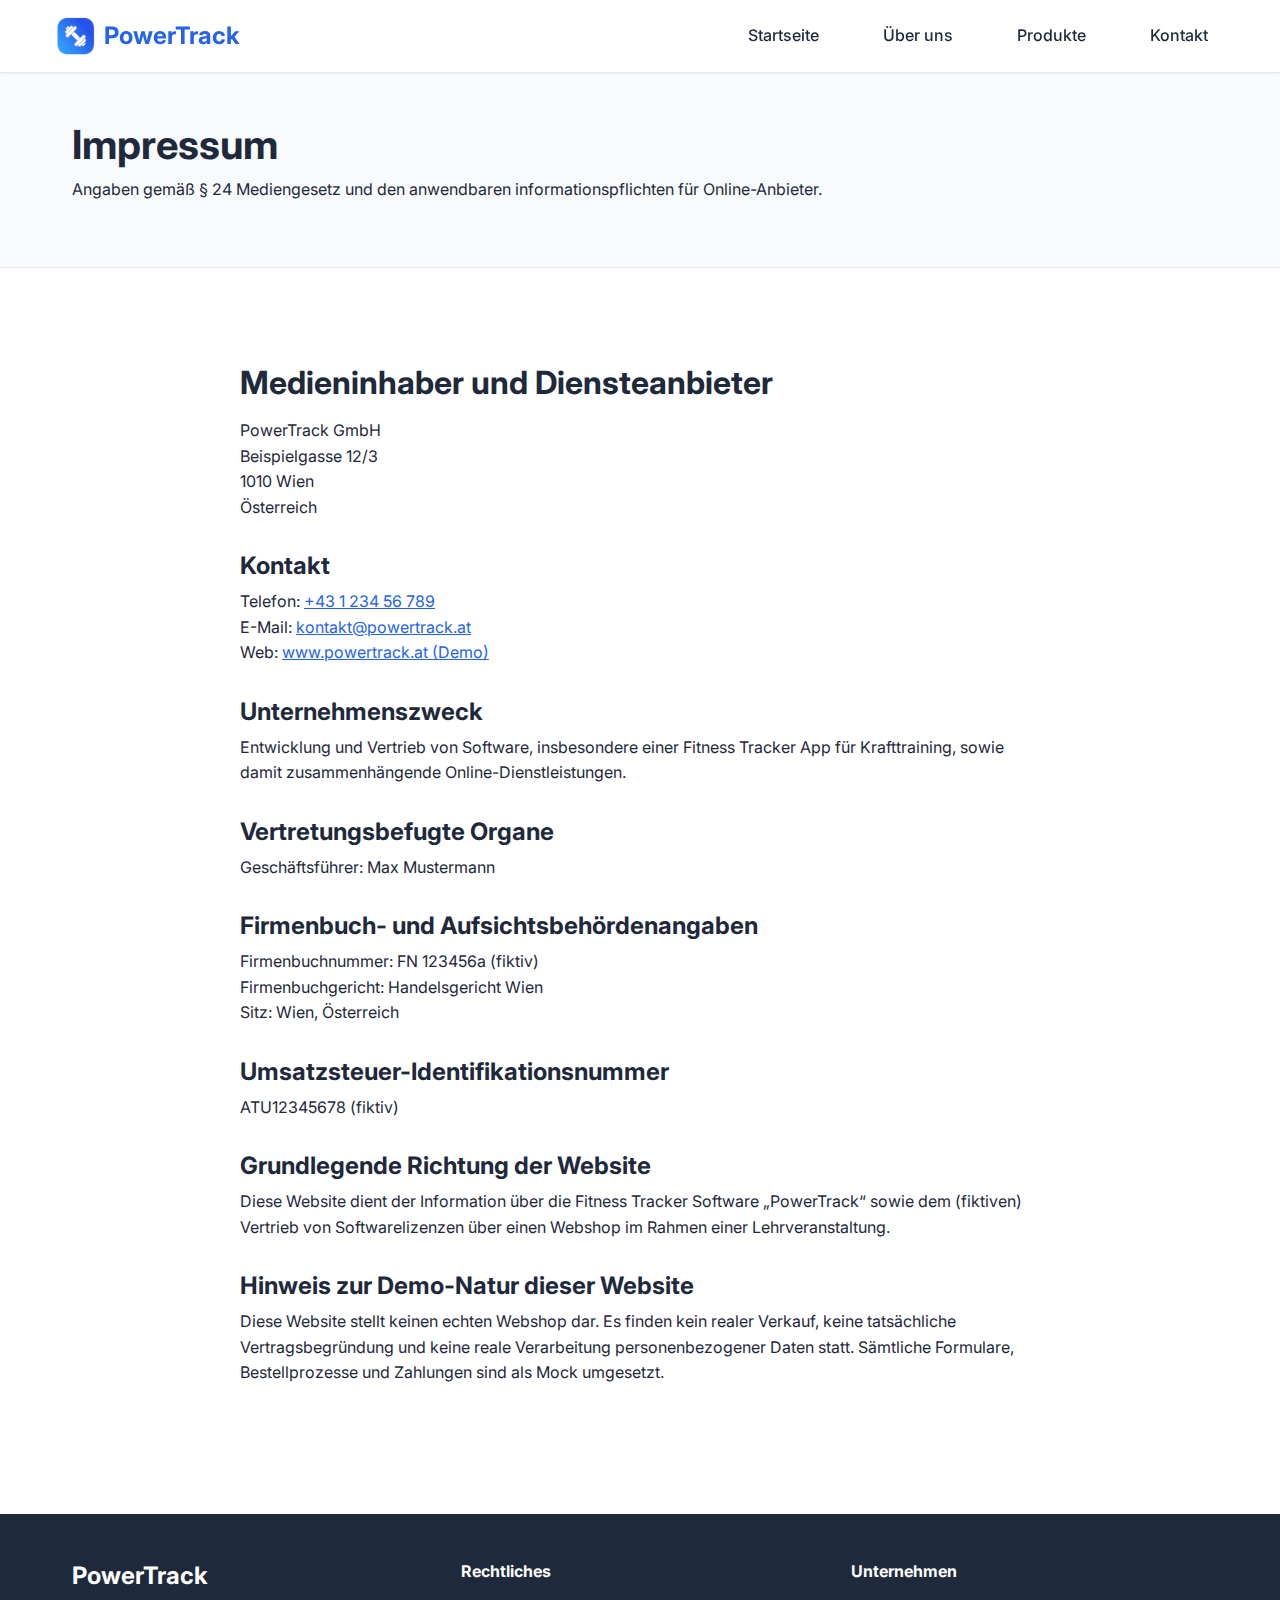
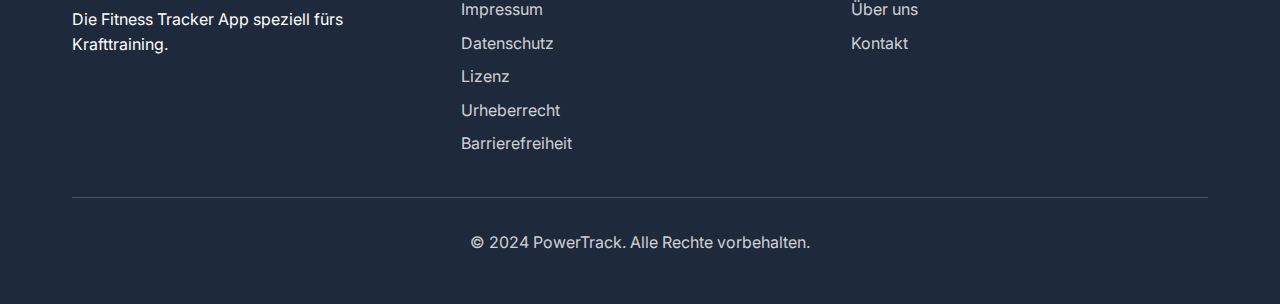
<file: impressum.html>
<!DOCTYPE html>
<html lang="de">
<head>
    <meta charset="UTF-8">
    <meta name="viewport" content="width=device-width, initial-scale=1.0">
    <meta name="description" content="Impressum der PowerTrack GmbH in Wien – Anbieterkennzeichnung für den PowerTrack Webshop.">
    <title>Impressum – PowerTrack GmbH</title>
    <link rel="stylesheet" href="styles.css">
    <link rel="preconnect" href="https://fonts.googleapis.com">
    <link rel="preconnect" href="https://fonts.gstatic.com" crossorigin>
    <link href="https://fonts.googleapis.com/css2?family=Inter:wght@400;500;600;700&display=swap" rel="stylesheet">
</head>
<body>
    <header>
        <nav class="navbar" role="navigation" aria-label="Hauptnavigation">
            <div class="container">
                <a href="index.html" class="logo" aria-label="PowerTrack Startseite">
                    <img src="assets/PowerTrack_Icon.png" alt="PowerTrack Logo" class="logo-img">
                    <span class="logo-text">PowerTrack</span>
                </a>
                <button class="menu-toggle" aria-label="Menü öffnen" aria-expanded="false">
                    <span></span>
                    <span></span>
                    <span></span>
                </button>
                <ul class="nav-menu">
                    <li><a href="index.html">Startseite</a></li>
                    <li><a href="about.html">Über uns</a></li>
                    <li><a href="products.html">Produkte</a></li>
                    <li><a href="contact.html">Kontakt</a></li>
                </ul>
            </div>
        </nav>
    </header>

    <main id="main-content">
        <section class="page-header" aria-labelledby="impressum-heading">
            <div class="container">
                <h1 id="impressum-heading">Impressum</h1>
                <p>Angaben gemäß § 24 Mediengesetz und den anwendbaren informationspflichten für Online-Anbieter.</p>
            </div>
        </section>

        <section class="page-content" aria-label="Impressumsangaben">
            <h2>Medieninhaber und Diensteanbieter</h2>
            <p>
                PowerTrack GmbH<br>
                Beispielgasse 12/3<br>
                1010 Wien<br>
                Österreich
            </p>

            <h3>Kontakt</h3>
            <p>
                Telefon: <a href="tel:+43123456789">+43 1 234 56 789</a><br>
                E-Mail: <a href="mailto:kontakt@powertrack.at">kontakt@powertrack.at</a><br>
                Web: <a href="index.html">www.powertrack.at (Demo)</a>
            </p>

            <h3>Unternehmenszweck</h3>
            <p>
                Entwicklung und Vertrieb von Software, insbesondere einer Fitness Tracker App für Krafttraining,
                sowie damit zusammenhängende Online-Dienstleistungen.
            </p>

            <h3>Vertretungsbefugte Organe</h3>
            <p>
                Geschäftsführer: Max Mustermann
            </p>

            <h3>Firmenbuch- und Aufsichtsbehördenangaben</h3>
            <p>
                Firmenbuchnummer: FN 123456a (fiktiv)<br>
                Firmenbuchgericht: Handelsgericht Wien<br>
                Sitz: Wien, Österreich
            </p>

            <h3>Umsatzsteuer-Identifikationsnummer</h3>
            <p>ATU12345678 (fiktiv)</p>

           

            <h3>Grundlegende Richtung der Website</h3>
            <p>
                Diese Website dient der Information über die Fitness Tracker Software „PowerTrack“ sowie dem
                (fiktiven) Vertrieb von Softwarelizenzen über einen Webshop im Rahmen einer Lehrveranstaltung.
            </p>

           

            <h3>Hinweis zur Demo-Natur dieser Website</h3>
            <p>
                Diese Website stellt keinen echten Webshop dar. Es finden kein realer Verkauf, keine tatsächliche Vertragsbegründung
                und keine reale Verarbeitung personenbezogener Daten statt. Sämtliche Formulare, Bestellprozesse und Zahlungen sind
                als Mock umgesetzt.
            </p>
        </section>
    </main>

    <footer>
        <div class="container">
            <div class="footer-content">
                <div class="footer-section">
                    <h3>PowerTrack</h3>
                    <p>Die Fitness Tracker App speziell fürs Krafttraining.</p>
                </div>
                <div class="footer-section">
                    <h4>Rechtliches</h4>
                    <ul>
                        <li><a href="impressum.html" aria-current="page">Impressum</a></li>
                        <li><a href="privacy.html">Datenschutz</a></li>
                        <li><a href="license.html">Lizenz</a></li>
                        <li><a href="copyright.html">Urheberrecht</a></li>
                        <li><a href="accessibility.html">Barrierefreiheit</a></li>
                    </ul>
                </div>
                <div class="footer-section">
                    <h4>Unternehmen</h4>
                    <ul>
                        <li><a href="about.html">Über uns</a></li>
                        <li><a href="contact.html">Kontakt</a></li>
                    </ul>
                </div>
            </div>
            <div class="footer-bottom">
                <p>&copy; 2024 PowerTrack. Alle Rechte vorbehalten.</p>
            </div>
        </div>
    </footer>

    <script src="script.js"></script>
</body>
</html>
</file>
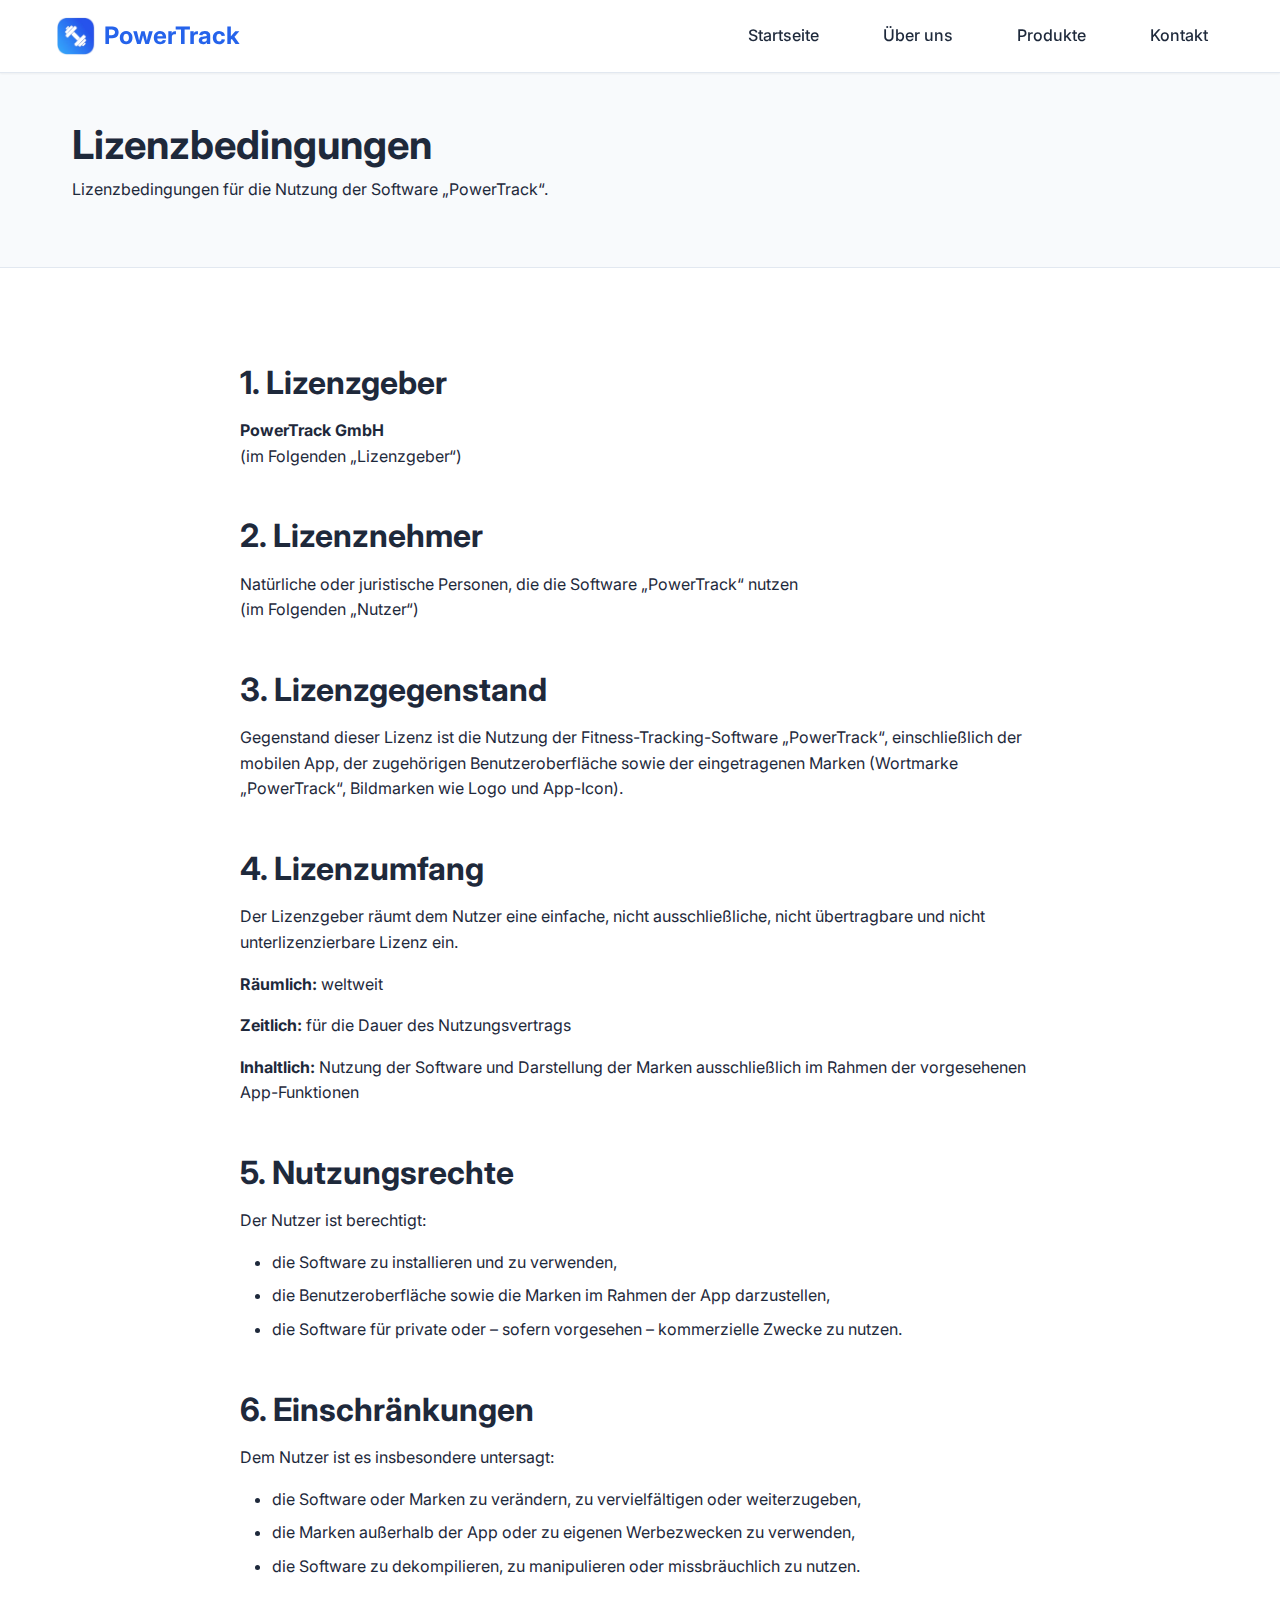
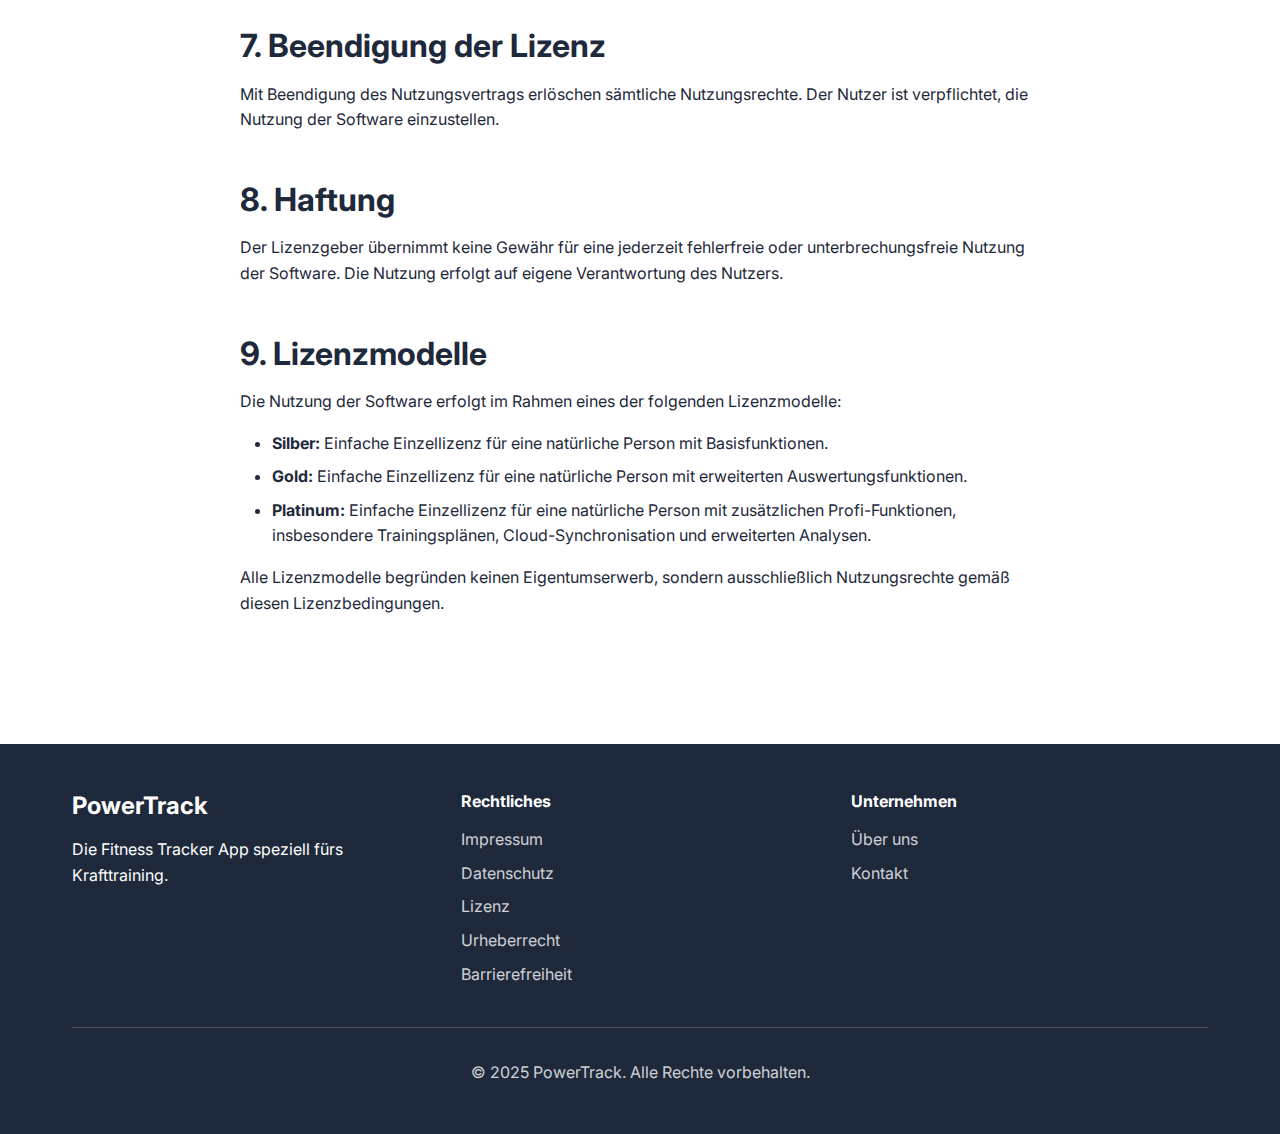
<file: license.html>
<!DOCTYPE html>
<html lang="de">
<head>
    <meta charset="UTF-8">
    <meta name="viewport" content="width=device-width, initial-scale=1.0">
    <meta name="description" content="Lizenzbedingungen für die Nutzung der PowerTrack Fitness Tracker App.">
    <title>Lizenzbedingungen – PowerTrack</title>
    <link rel="stylesheet" href="styles.css">
    <link rel="preconnect" href="https://fonts.googleapis.com">
    <link rel="preconnect" href="https://fonts.gstatic.com" crossorigin>
    <link href="https://fonts.googleapis.com/css2?family=Inter:wght@400;500;600;700&display=swap" rel="stylesheet">
</head>
<body>
    <header>
        <nav class="navbar" role="navigation" aria-label="Hauptnavigation">
            <div class="container">
                <a href="index.html" class="logo" aria-label="PowerTrack Startseite">
                    <img src="assets/PowerTrack_Icon.png" alt="PowerTrack Logo" class="logo-img">
                    <span class="logo-text">PowerTrack</span>
                </a>
                <button class="menu-toggle" aria-label="Menü öffnen" aria-expanded="false">
                    <span></span>
                    <span></span>
                    <span></span>
                </button>
                <ul class="nav-menu">
                    <li><a href="index.html">Startseite</a></li>
                    <li><a href="about.html">Über uns</a></li>
                    <li><a href="products.html">Produkte</a></li>
                    <li><a href="contact.html">Kontakt</a></li>
                </ul>
            </div>
        </nav>
    </header>

    <main id="main-content">
        <section class="page-header" aria-labelledby="license-heading">
            <div class="container">
                <h1 id="license-heading">Lizenzbedingungen</h1>
                <p>Lizenzbedingungen für die Nutzung der Software „PowerTrack“.</p>
            </div>
        </section>

        <section class="page-content" aria-label="Lizenzbestimmungen">
            <h2>1. Lizenzgeber</h2>
            <p>
                <strong>PowerTrack GmbH</strong><br>
                (im Folgenden „Lizenzgeber“)
            </p>

            <h2>2. Lizenznehmer</h2>
            <p>
                Natürliche oder juristische Personen, die die Software „PowerTrack“ nutzen<br>
                (im Folgenden „Nutzer“)
            </p>

            <h2>3. Lizenzgegenstand</h2>
            <p>
                Gegenstand dieser Lizenz ist die Nutzung der Fitness-Tracking-Software „PowerTrack“, einschließlich der
                mobilen App, der zugehörigen Benutzeroberfläche sowie der eingetragenen Marken
                (Wortmarke „PowerTrack“, Bildmarken wie Logo und App-Icon).
            </p>

            <h2>4. Lizenzumfang</h2>
            <p>
                Der Lizenzgeber räumt dem Nutzer eine einfache, nicht ausschließliche, nicht übertragbare und nicht
                unterlizenzierbare Lizenz ein.
            </p>
            <p><strong>Räumlich:</strong> weltweit</p>
            <p><strong>Zeitlich:</strong> für die Dauer des Nutzungsvertrags</p>
            <p>
                <strong>Inhaltlich:</strong> Nutzung der Software und Darstellung der Marken ausschließlich im Rahmen
                der vorgesehenen App-Funktionen
            </p>

            <h2>5. Nutzungsrechte</h2>
            <p>Der Nutzer ist berechtigt:</p>
            <ul>
                <li>die Software zu installieren und zu verwenden,</li>
                <li>die Benutzeroberfläche sowie die Marken im Rahmen der App darzustellen,</li>
                <li>die Software für private oder – sofern vorgesehen – kommerzielle Zwecke zu nutzen.</li>
            </ul>

            <h2>6. Einschränkungen</h2>
            <p>Dem Nutzer ist es insbesondere untersagt:</p>
            <ul>
                <li>die Software oder Marken zu verändern, zu vervielfältigen oder weiterzugeben,</li>
                <li>die Marken außerhalb der App oder zu eigenen Werbezwecken zu verwenden,</li>
                <li>die Software zu dekompilieren, zu manipulieren oder missbräuchlich zu nutzen.</li>
            </ul>

            <h2>7. Beendigung der Lizenz</h2>
            <p>
                Mit Beendigung des Nutzungsvertrags erlöschen sämtliche Nutzungsrechte.
                Der Nutzer ist verpflichtet, die Nutzung der Software einzustellen.
            </p>

            <h2>8. Haftung</h2>
            <p>
                Der Lizenzgeber übernimmt keine Gewähr für eine jederzeit fehlerfreie oder unterbrechungsfreie Nutzung
                der Software. Die Nutzung erfolgt auf eigene Verantwortung des Nutzers.
            </p>

            <h2>9. Lizenzmodelle</h2>
            <p>Die Nutzung der Software erfolgt im Rahmen eines der folgenden Lizenzmodelle:</p>
            <ul>
                <li>
                    <strong>Silber:</strong> Einfache Einzellizenz für eine natürliche Person mit Basisfunktionen.
                </li>
                <li>
                    <strong>Gold:</strong> Einfache Einzellizenz für eine natürliche Person mit erweiterten
                    Auswertungsfunktionen.
                </li>
                <li>
                    <strong>Platinum:</strong> Einfache Einzellizenz für eine natürliche Person mit zusätzlichen
                    Profi-Funktionen, insbesondere Trainingsplänen, Cloud-Synchronisation und erweiterten Analysen.
                </li>
            </ul>
            <p>
                Alle Lizenzmodelle begründen keinen Eigentumserwerb, sondern ausschließlich Nutzungsrechte gemäß diesen
                Lizenzbedingungen.
            </p>
        </section>
    </main>

    <footer>
        <div class="container">
            <div class="footer-content">
                <div class="footer-section">
                    <h3>PowerTrack</h3>
                    <p>Die Fitness Tracker App speziell fürs Krafttraining.</p>
                </div>
                <div class="footer-section">
                    <h4>Rechtliches</h4>
                    <ul>
                        <li><a href="impressum.html">Impressum</a></li>
                        <li><a href="privacy.html">Datenschutz</a></li>
                        <li><a href="license.html" aria-current="page">Lizenz</a></li>
                        <li><a href="copyright.html">Urheberrecht</a></li>
                        <li><a href="accessibility.html">Barrierefreiheit</a></li>
                    </ul>
                </div>
                <div class="footer-section">
                    <h4>Unternehmen</h4>
                    <ul>
                        <li><a href="about.html">Über uns</a></li>
                        <li><a href="contact.html">Kontakt</a></li>
                    </ul>
                </div>
            </div>
            <div class="footer-bottom">
                <p>&copy; 2025 PowerTrack. Alle Rechte vorbehalten.</p>
            </div>
        </div>
    </footer>

    <script src="script.js"></script>
</body>
</html>
</file>
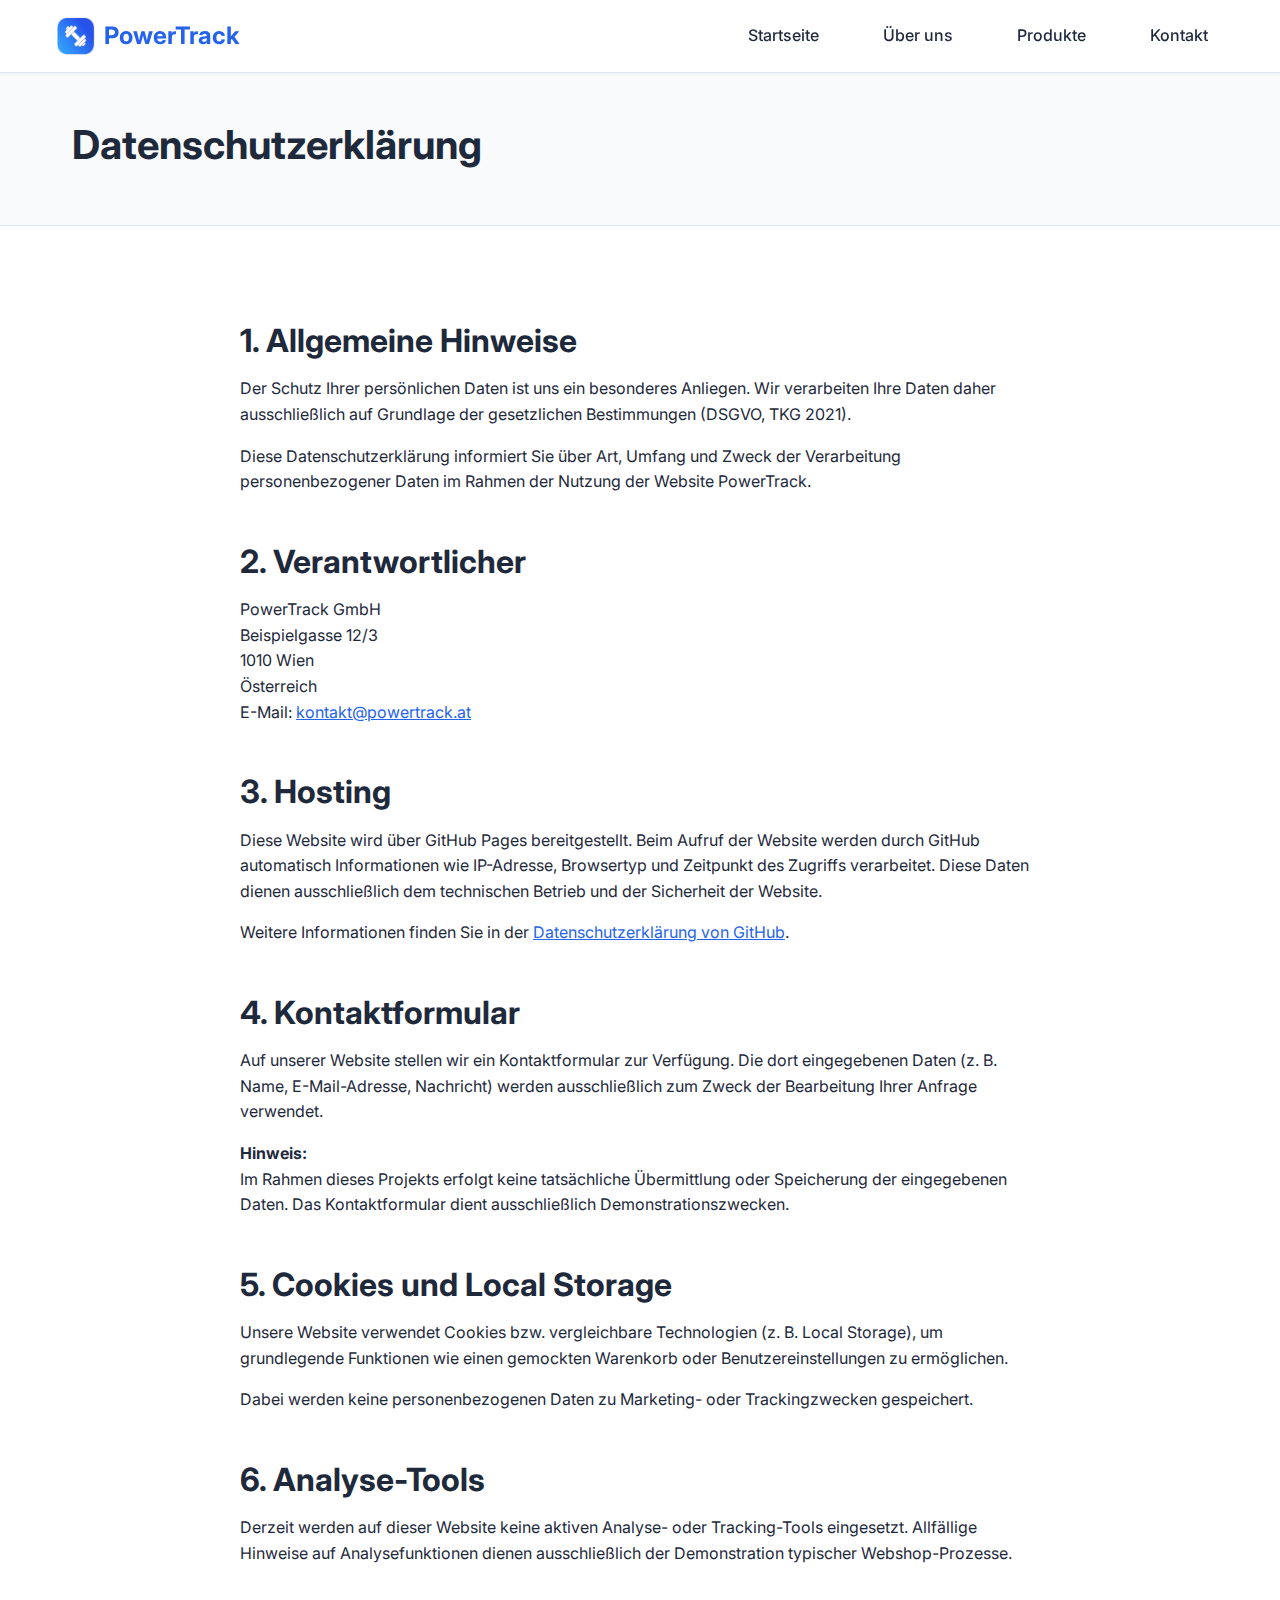
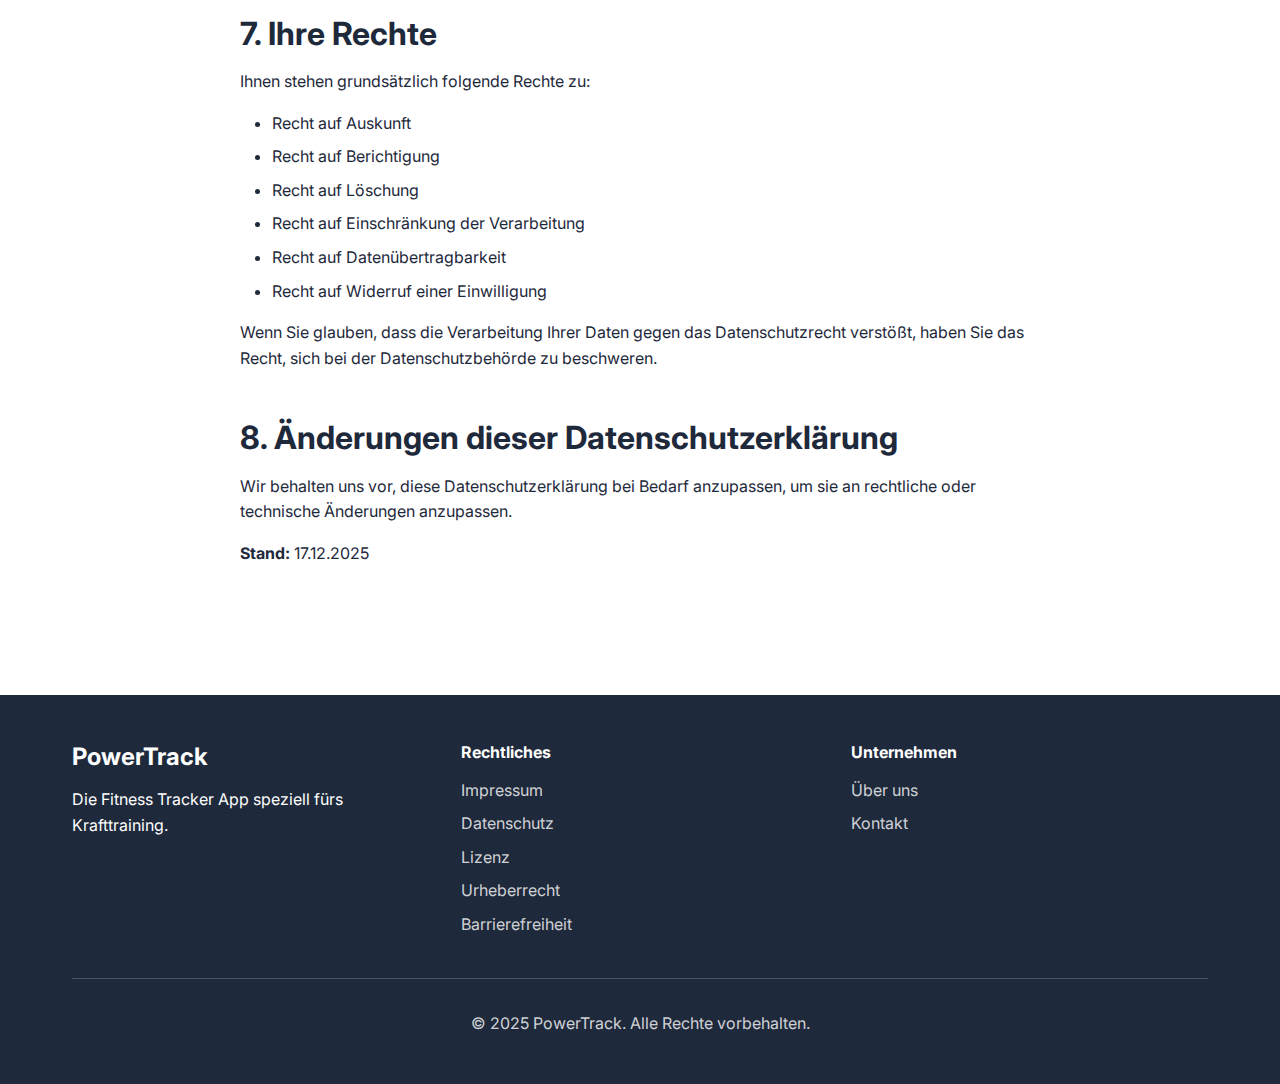
<file: privacy.html>
<!DOCTYPE html>
<html lang="de">
<head>
    <meta charset="UTF-8">
    <meta name="viewport" content="width=device-width, initial-scale=1.0">
    <meta name="description" content="Datenschutzerklärung der PowerTrack Website – Informationen zur Verarbeitung personenbezogener Daten.">
    <title>Datenschutz – PowerTrack</title>
    <link rel="stylesheet" href="styles.css">
    <link rel="preconnect" href="https://fonts.googleapis.com">
    <link rel="preconnect" href="https://fonts.gstatic.com" crossorigin>
    <link href="https://fonts.googleapis.com/css2?family=Inter:wght@400;500;600;700&display=swap" rel="stylesheet">
</head>
<body>
    <header>
        <nav class="navbar" role="navigation" aria-label="Hauptnavigation">
            <div class="container">
                <a href="index.html" class="logo" aria-label="PowerTrack Startseite">
                    <img src="assets/PowerTrack_Icon.png" alt="PowerTrack Logo" class="logo-img">
                    <span class="logo-text">PowerTrack</span>
                </a>
                <button class="menu-toggle" aria-label="Menü öffnen" aria-expanded="false">
                    <span></span>
                    <span></span>
                    <span></span>
                </button>
                <ul class="nav-menu">
                    <li><a href="index.html">Startseite</a></li>
                    <li><a href="about.html">Über uns</a></li>
                    <li><a href="products.html">Produkte</a></li>
                    <li><a href="contact.html">Kontakt</a></li>
                </ul>
            </div>
        </nav>
    </header>

    <main id="main-content">
        <section class="page-header" aria-labelledby="privacy-heading">
            <div class="container">
                <h1 id="privacy-heading">Datenschutzerklärung</h1>
            </div>
        </section>

        <section class="page-content" aria-label="Datenschutzinformationen">
            <h2>1. Allgemeine Hinweise</h2>
            <p>
                Der Schutz Ihrer persönlichen Daten ist uns ein besonderes Anliegen.
                Wir verarbeiten Ihre Daten daher ausschließlich auf Grundlage der gesetzlichen Bestimmungen (DSGVO, TKG 2021).
            </p>
            <p>
                Diese Datenschutzerklärung informiert Sie über Art, Umfang und Zweck der Verarbeitung personenbezogener Daten im Rahmen der Nutzung der Website PowerTrack.
            </p>

            <h2>2. Verantwortlicher</h2>
            <p>
                PowerTrack GmbH<br>
                Beispielgasse 12/3<br>
                1010 Wien<br>
                Österreich<br>
                E-Mail: <a href="mailto:kontakt@powertrack.at">kontakt@powertrack.at</a>
            </p>

            <h2>3. Hosting</h2>
            <p>
                Diese Website wird über GitHub Pages bereitgestellt.
                Beim Aufruf der Website werden durch GitHub automatisch Informationen wie IP-Adresse, Browsertyp und Zeitpunkt des Zugriffs verarbeitet. Diese Daten dienen ausschließlich dem technischen Betrieb und der Sicherheit der Website.
            </p>
            <p>
                Weitere Informationen finden Sie in der <a href="https://docs.github.com/en/site-policy/privacy-policies/github-general-privacy-statement" target="_blank" rel="noopener noreferrer">Datenschutzerklärung von GitHub</a>.
            </p>

            <h2>4. Kontaktformular</h2>
            <p>
                Auf unserer Website stellen wir ein Kontaktformular zur Verfügung.
                Die dort eingegebenen Daten (z. B. Name, E-Mail-Adresse, Nachricht) werden ausschließlich zum Zweck der Bearbeitung Ihrer Anfrage verwendet.
            </p>
            <p>
                <strong>Hinweis:</strong><br>
                Im Rahmen dieses Projekts erfolgt keine tatsächliche Übermittlung oder Speicherung der eingegebenen Daten. Das Kontaktformular dient ausschließlich Demonstrationszwecken.
            </p>

            <h2>5. Cookies und Local Storage</h2>
            <p>
                Unsere Website verwendet Cookies bzw. vergleichbare Technologien (z. B. Local Storage), um grundlegende Funktionen wie einen gemockten Warenkorb oder Benutzereinstellungen zu ermöglichen.
            </p>
            <p>
                Dabei werden keine personenbezogenen Daten zu Marketing- oder Trackingzwecken gespeichert.
            </p>

            <h2>6. Analyse-Tools</h2>
            <p>
                Derzeit werden auf dieser Website keine aktiven Analyse- oder Tracking-Tools eingesetzt.
                Allfällige Hinweise auf Analysefunktionen dienen ausschließlich der Demonstration typischer Webshop-Prozesse.
            </p>

            <h2>7. Ihre Rechte</h2>
            <p>
                Ihnen stehen grundsätzlich folgende Rechte zu:
            </p>
            <ul>
                <li>Recht auf Auskunft</li>
                <li>Recht auf Berichtigung</li>
                <li>Recht auf Löschung</li>
                <li>Recht auf Einschränkung der Verarbeitung</li>
                <li>Recht auf Datenübertragbarkeit</li>
                <li>Recht auf Widerruf einer Einwilligung</li>
            </ul>
            <p>
                Wenn Sie glauben, dass die Verarbeitung Ihrer Daten gegen das Datenschutzrecht verstößt, haben Sie das Recht, sich bei der Datenschutzbehörde zu beschweren.
            </p>

            <h2>8. Änderungen dieser Datenschutzerklärung</h2>
            <p>
                Wir behalten uns vor, diese Datenschutzerklärung bei Bedarf anzupassen, um sie an rechtliche oder technische Änderungen anzupassen.
            </p>
            <p>
                <strong>Stand:</strong> 17.12.2025
            </p>
        </section>
    </main>

    <footer>
        <div class="container">
            <div class="footer-content">
                <div class="footer-section">
                    <h3>PowerTrack</h3>
                    <p>Die Fitness Tracker App speziell fürs Krafttraining.</p>
                </div>
                <div class="footer-section">
                    <h4>Rechtliches</h4>
                    <ul>
                        <li><a href="impressum.html">Impressum</a></li>
                        <li><a href="privacy.html" aria-current="page">Datenschutz</a></li>
                        <li><a href="license.html">Lizenz</a></li>
                        <li><a href="copyright.html">Urheberrecht</a></li>
                        <li><a href="accessibility.html">Barrierefreiheit</a></li>
                    </ul>
                </div>
                <div class="footer-section">
                    <h4>Unternehmen</h4>
                    <ul>
                        <li><a href="about.html">Über uns</a></li>
                        <li><a href="contact.html">Kontakt</a></li>
                    </ul>
                </div>
            </div>
            <div class="footer-bottom">
                <p>&copy; 2025 PowerTrack. Alle Rechte vorbehalten.</p>
            </div>
        </div>
    </footer>

    <script src="script.js"></script>
</body>
</html>
</file>
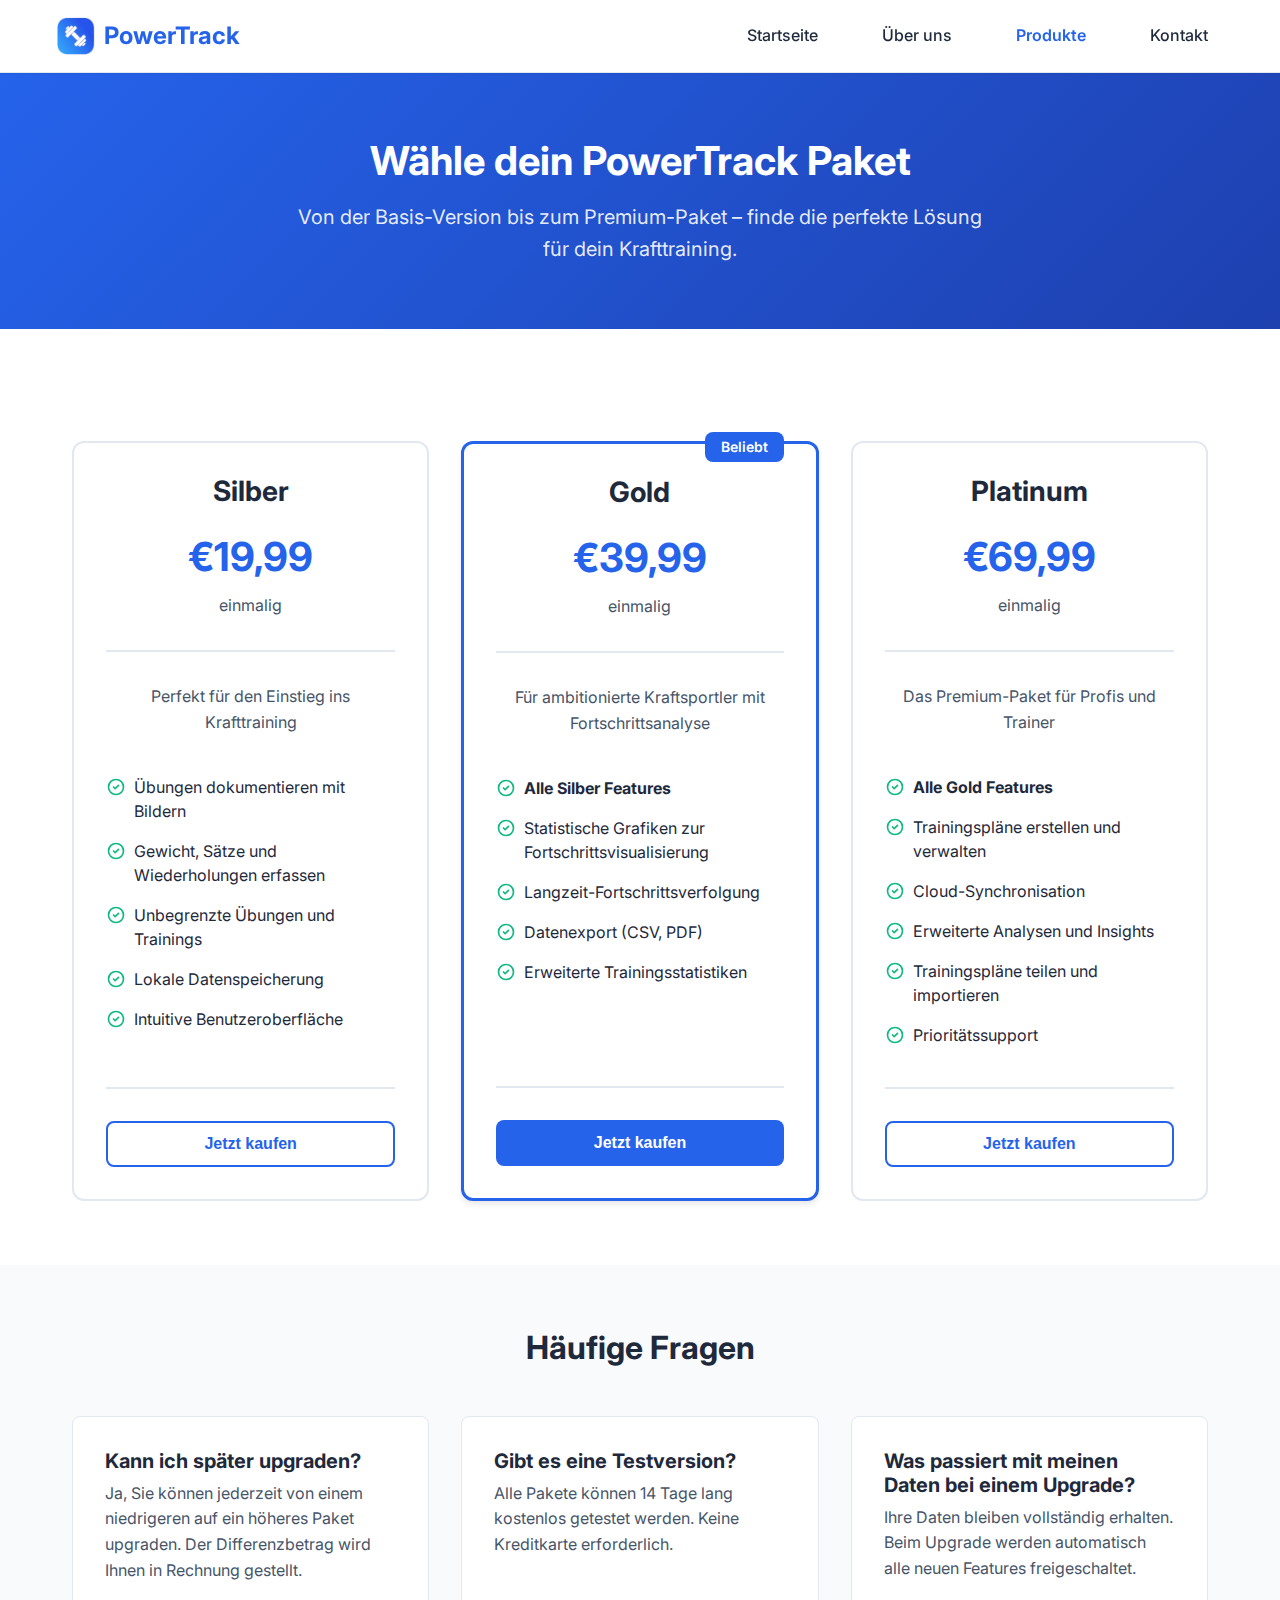
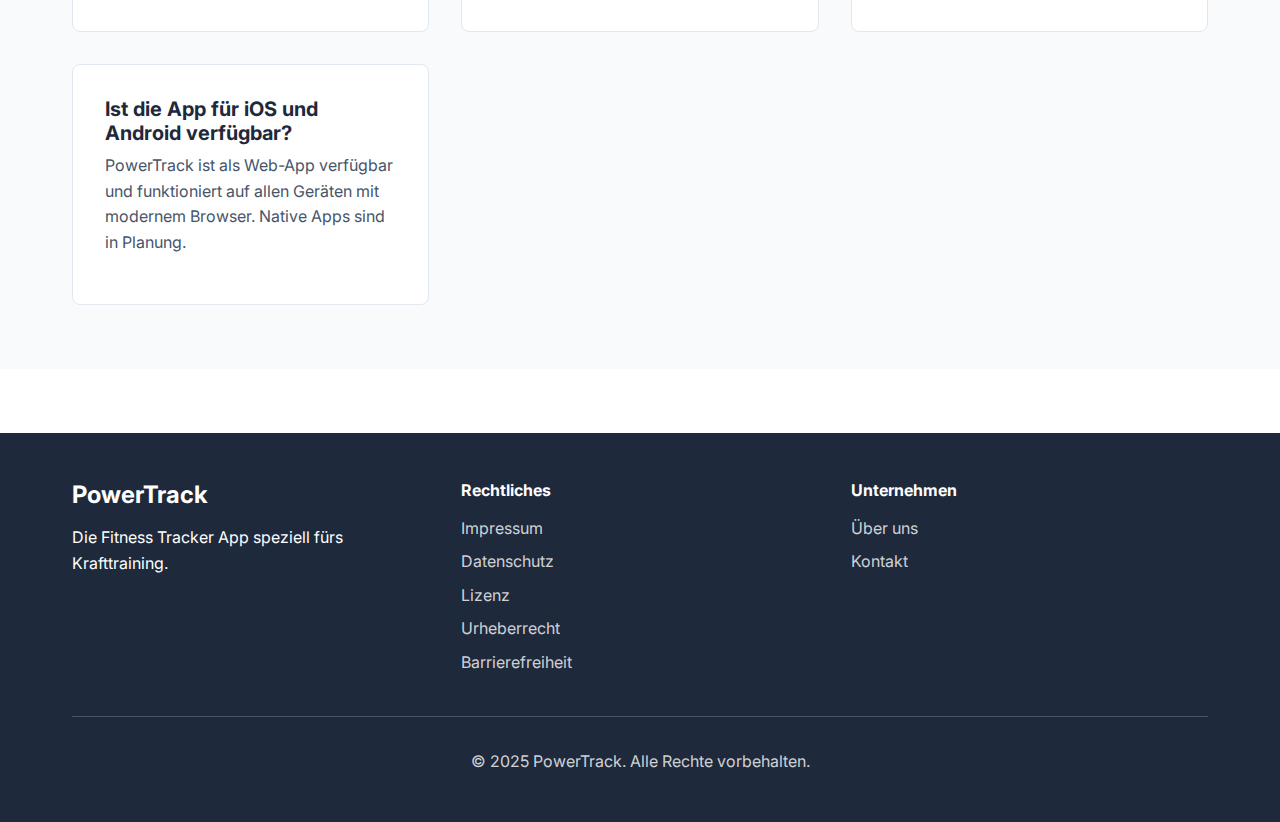
<file: products.html>
<!DOCTYPE html>
<html lang="de">
<head>
    <meta charset="UTF-8">
    <meta name="viewport" content="width=device-width, initial-scale=1.0">
    <meta name="description" content="PowerTrack Pakete - Wählen Sie zwischen Silber, Gold und Platinum. Die perfekte Fitness Tracker App für Ihr Krafttraining.">
    <title>PowerTrack Pakete - Silber, Gold, Platinum</title>
    <link rel="stylesheet" href="styles.css">
    <link rel="preconnect" href="https://fonts.googleapis.com">
    <link rel="preconnect" href="https://fonts.gstatic.com" crossorigin>
    <link href="https://fonts.googleapis.com/css2?family=Inter:wght@400;500;600;700&display=swap" rel="stylesheet">
</head>
<body>
    <header>
        <nav class="navbar" role="navigation" aria-label="Hauptnavigation">
            <div class="container">
                <a href="index.html" class="logo" aria-label="PowerTrack Startseite">
                    <img src="assets/PowerTrack_Icon.png" alt="PowerTrack Logo" class="logo-img">
                    <span class="logo-text">PowerTrack</span>
                </a>
                <button class="menu-toggle" aria-label="Menü öffnen" aria-expanded="false">
                    <span></span>
                    <span></span>
                    <span></span>
                </button>
                <ul class="nav-menu">
                    <li><a href="index.html">Startseite</a></li>
                    <li><a href="about.html">Über uns</a></li>
                    <li><a href="products.html" aria-current="page">Produkte</a></li>
                    <li><a href="contact.html">Kontakt</a></li>
                </ul>
            </div>
        </nav>
    </header>

    <main>
        <section class="products-hero" aria-labelledby="products-heading">
            <div class="container">
                <h1 id="products-heading">Wähle dein PowerTrack Paket</h1>
                <p class="products-subtitle">Von der Basis-Version bis zum Premium-Paket – finde die perfekte Lösung für dein Krafttraining.</p>
            </div>
        </section>

        <section class="pricing" aria-labelledby="pricing-heading">
            <div class="container">
                <h2 id="pricing-heading" class="sr-only">PowerTrack Pakete</h2>
                <div class="pricing-grid">
                    <!-- Silber Paket -->
                    <article class="pricing-card">
                        <div class="pricing-header">
                            <h2 class="pricing-tier">Silber</h2>
                            <div class="pricing-price">
                                <span class="price-amount">€19,99</span>
                                <span class="price-period">einmalig</span>
                            </div>
                        </div>
                        <div class="pricing-body">
                            <p class="pricing-description">Perfekt für den Einstieg ins Krafttraining</p>
                            <ul class="feature-list" role="list">
                                <li>
                                    <svg width="20" height="20" viewBox="0 0 24 24" fill="none" xmlns="http://www.w3.org/2000/svg" aria-hidden="true">
                                        <path d="M9 12L11 14L15 10" stroke="currentColor" stroke-width="2" stroke-linecap="round" stroke-linejoin="round"/>
                                        <path d="M21 12C21 16.9706 16.9706 21 12 21C7.02944 21 3 16.9706 3 12C3 7.02944 7.02944 3 12 3C16.9706 3 21 7.02944 21 12Z" stroke="currentColor" stroke-width="2" stroke-linecap="round" stroke-linejoin="round"/>
                                    </svg>
                                    <span>Übungen dokumentieren mit Bildern</span>
                                </li>
                                <li>
                                    <svg width="20" height="20" viewBox="0 0 24 24" fill="none" xmlns="http://www.w3.org/2000/svg" aria-hidden="true">
                                        <path d="M9 12L11 14L15 10" stroke="currentColor" stroke-width="2" stroke-linecap="round" stroke-linejoin="round"/>
                                        <path d="M21 12C21 16.9706 16.9706 21 12 21C7.02944 21 3 16.9706 3 12C3 7.02944 7.02944 3 12 3C16.9706 3 21 7.02944 21 12Z" stroke="currentColor" stroke-width="2" stroke-linecap="round" stroke-linejoin="round"/>
                                    </svg>
                                    <span>Gewicht, Sätze und Wiederholungen erfassen</span>
                                </li>
                                <li>
                                    <svg width="20" height="20" viewBox="0 0 24 24" fill="none" xmlns="http://www.w3.org/2000/svg" aria-hidden="true">
                                        <path d="M9 12L11 14L15 10" stroke="currentColor" stroke-width="2" stroke-linecap="round" stroke-linejoin="round"/>
                                        <path d="M21 12C21 16.9706 16.9706 21 12 21C7.02944 21 3 16.9706 3 12C3 7.02944 7.02944 3 12 3C16.9706 3 21 7.02944 21 12Z" stroke="currentColor" stroke-width="2" stroke-linecap="round" stroke-linejoin="round"/>
                                    </svg>
                                    <span>Unbegrenzte Übungen und Trainings</span>
                                </li>
                                <li>
                                    <svg width="20" height="20" viewBox="0 0 24 24" fill="none" xmlns="http://www.w3.org/2000/svg" aria-hidden="true">
                                        <path d="M9 12L11 14L15 10" stroke="currentColor" stroke-width="2" stroke-linecap="round" stroke-linejoin="round"/>
                                        <path d="M21 12C21 16.9706 16.9706 21 12 21C7.02944 21 3 16.9706 3 12C3 7.02944 7.02944 3 12 3C16.9706 3 21 7.02944 21 12Z" stroke="currentColor" stroke-width="2" stroke-linecap="round" stroke-linejoin="round"/>
                                    </svg>
                                    <span>Lokale Datenspeicherung</span>
                                </li>
                                <li>
                                    <svg width="20" height="20" viewBox="0 0 24 24" fill="none" xmlns="http://www.w3.org/2000/svg" aria-hidden="true">
                                        <path d="M9 12L11 14L15 10" stroke="currentColor" stroke-width="2" stroke-linecap="round" stroke-linejoin="round"/>
                                        <path d="M21 12C21 16.9706 16.9706 21 12 21C7.02944 21 3 16.9706 3 12C3 7.02944 7.02944 3 12 3C16.9706 3 21 7.02944 21 12Z" stroke="currentColor" stroke-width="2" stroke-linecap="round" stroke-linejoin="round"/>
                                    </svg>
                                    <span>Intuitive Benutzeroberfläche</span>
                                </li>
                            </ul>
                        </div>
                        <div class="pricing-footer">
                            <button class="btn btn-secondary" onclick="alert('Dies ist eine Demo-Version. Kaufprozess wird gemockt.')">Jetzt kaufen</button>
                        </div>
                    </article>

                    <!-- Gold Paket -->
                    <article class="pricing-card pricing-card-featured">
                        <div class="pricing-badge">Beliebt</div>
                        <div class="pricing-header">
                            <h2 class="pricing-tier">Gold</h2>
                            <div class="pricing-price">
                                <span class="price-amount">€39,99</span>
                                <span class="price-period">einmalig</span>
                            </div>
                        </div>
                        <div class="pricing-body">
                            <p class="pricing-description">Für ambitionierte Kraftsportler mit Fortschrittsanalyse</p>
                            <ul class="feature-list" role="list">
                                <li>
                                    <svg width="20" height="20" viewBox="0 0 24 24" fill="none" xmlns="http://www.w3.org/2000/svg" aria-hidden="true">
                                        <path d="M9 12L11 14L15 10" stroke="currentColor" stroke-width="2" stroke-linecap="round" stroke-linejoin="round"/>
                                        <path d="M21 12C21 16.9706 16.9706 21 12 21C7.02944 21 3 16.9706 3 12C3 7.02944 7.02944 3 12 3C16.9706 3 21 7.02944 21 12Z" stroke="currentColor" stroke-width="2" stroke-linecap="round" stroke-linejoin="round"/>
                                    </svg>
                                    <span><strong>Alle Silber Features</strong></span>
                                </li>
                                <li>
                                    <svg width="20" height="20" viewBox="0 0 24 24" fill="none" xmlns="http://www.w3.org/2000/svg" aria-hidden="true">
                                        <path d="M9 12L11 14L15 10" stroke="currentColor" stroke-width="2" stroke-linecap="round" stroke-linejoin="round"/>
                                        <path d="M21 12C21 16.9706 16.9706 21 12 21C7.02944 21 3 16.9706 3 12C3 7.02944 7.02944 3 12 3C16.9706 3 21 7.02944 21 12Z" stroke="currentColor" stroke-width="2" stroke-linecap="round" stroke-linejoin="round"/>
                                    </svg>
                                    <span>Statistische Grafiken zur Fortschrittsvisualisierung</span>
                                </li>
                                <li>
                                    <svg width="20" height="20" viewBox="0 0 24 24" fill="none" xmlns="http://www.w3.org/2000/svg" aria-hidden="true">
                                        <path d="M9 12L11 14L15 10" stroke="currentColor" stroke-width="2" stroke-linecap="round" stroke-linejoin="round"/>
                                        <path d="M21 12C21 16.9706 16.9706 21 12 21C7.02944 21 3 16.9706 3 12C3 7.02944 7.02944 3 12 3C16.9706 3 21 7.02944 21 12Z" stroke="currentColor" stroke-width="2" stroke-linecap="round" stroke-linejoin="round"/>
                                    </svg>
                                    <span>Langzeit-Fortschrittsverfolgung</span>
                                </li>
                                <li>
                                    <svg width="20" height="20" viewBox="0 0 24 24" fill="none" xmlns="http://www.w3.org/2000/svg" aria-hidden="true">
                                        <path d="M9 12L11 14L15 10" stroke="currentColor" stroke-width="2" stroke-linecap="round" stroke-linejoin="round"/>
                                        <path d="M21 12C21 16.9706 16.9706 21 12 21C7.02944 21 3 16.9706 3 12C3 7.02944 7.02944 3 12 3C16.9706 3 21 7.02944 21 12Z" stroke="currentColor" stroke-width="2" stroke-linecap="round" stroke-linejoin="round"/>
                                    </svg>
                                    <span>Datenexport (CSV, PDF)</span>
                                </li>
                                <li>
                                    <svg width="20" height="20" viewBox="0 0 24 24" fill="none" xmlns="http://www.w3.org/2000/svg" aria-hidden="true">
                                        <path d="M9 12L11 14L15 10" stroke="currentColor" stroke-width="2" stroke-linecap="round" stroke-linejoin="round"/>
                                        <path d="M21 12C21 16.9706 16.9706 21 12 21C7.02944 21 3 16.9706 3 12C3 7.02944 7.02944 3 12 3C16.9706 3 21 7.02944 21 12Z" stroke="currentColor" stroke-width="2" stroke-linecap="round" stroke-linejoin="round"/>
                                    </svg>
                                    <span>Erweiterte Trainingsstatistiken</span>
                                </li>
                            </ul>
                        </div>
                        <div class="pricing-footer">
                            <button class="btn btn-primary" onclick="alert('Dies ist eine Demo-Version. Kaufprozess wird gemockt.')">Jetzt kaufen</button>
                        </div>
                    </article>

                    <!-- Platinum Paket -->
                    <article class="pricing-card">
                        <div class="pricing-header">
                            <h2 class="pricing-tier">Platinum</h2>
                            <div class="pricing-price">
                                <span class="price-amount">€69,99</span>
                                <span class="price-period">einmalig</span>
                            </div>
                        </div>
                        <div class="pricing-body">
                            <p class="pricing-description">Das Premium-Paket für Profis und Trainer</p>
                            <ul class="feature-list" role="list">
                                <li>
                                    <svg width="20" height="20" viewBox="0 0 24 24" fill="none" xmlns="http://www.w3.org/2000/svg" aria-hidden="true">
                                        <path d="M9 12L11 14L15 10" stroke="currentColor" stroke-width="2" stroke-linecap="round" stroke-linejoin="round"/>
                                        <path d="M21 12C21 16.9706 16.9706 21 12 21C7.02944 21 3 16.9706 3 12C3 7.02944 7.02944 3 12 3C16.9706 3 21 7.02944 21 12Z" stroke="currentColor" stroke-width="2" stroke-linecap="round" stroke-linejoin="round"/>
                                    </svg>
                                    <span><strong>Alle Gold Features</strong></span>
                                </li>
                                <li>
                                    <svg width="20" height="20" viewBox="0 0 24 24" fill="none" xmlns="http://www.w3.org/2000/svg" aria-hidden="true">
                                        <path d="M9 12L11 14L15 10" stroke="currentColor" stroke-width="2" stroke-linecap="round" stroke-linejoin="round"/>
                                        <path d="M21 12C21 16.9706 16.9706 21 12 21C7.02944 21 3 16.9706 3 12C3 7.02944 7.02944 3 12 3C16.9706 3 21 7.02944 21 12Z" stroke="currentColor" stroke-width="2" stroke-linecap="round" stroke-linejoin="round"/>
                                    </svg>
                                    <span>Trainingspläne erstellen und verwalten</span>
                                </li>
                                <li>
                                    <svg width="20" height="20" viewBox="0 0 24 24" fill="none" xmlns="http://www.w3.org/2000/svg" aria-hidden="true">
                                        <path d="M9 12L11 14L15 10" stroke="currentColor" stroke-width="2" stroke-linecap="round" stroke-linejoin="round"/>
                                        <path d="M21 12C21 16.9706 16.9706 21 12 21C7.02944 21 3 16.9706 3 12C3 7.02944 7.02944 3 12 3C16.9706 3 21 7.02944 21 12Z" stroke="currentColor" stroke-width="2" stroke-linecap="round" stroke-linejoin="round"/>
                                    </svg>
                                    <span>Cloud-Synchronisation</span>
                                </li>
                                <li>
                                    <svg width="20" height="20" viewBox="0 0 24 24" fill="none" xmlns="http://www.w3.org/2000/svg" aria-hidden="true">
                                        <path d="M9 12L11 14L15 10" stroke="currentColor" stroke-width="2" stroke-linecap="round" stroke-linejoin="round"/>
                                        <path d="M21 12C21 16.9706 16.9706 21 12 21C7.02944 21 3 16.9706 3 12C3 7.02944 7.02944 3 12 3C16.9706 3 21 7.02944 21 12Z" stroke="currentColor" stroke-width="2" stroke-linecap="round" stroke-linejoin="round"/>
                                    </svg>
                                    <span>Erweiterte Analysen und Insights</span>
                                </li>
                                <li>
                                    <svg width="20" height="20" viewBox="0 0 24 24" fill="none" xmlns="http://www.w3.org/2000/svg" aria-hidden="true">
                                        <path d="M9 12L11 14L15 10" stroke="currentColor" stroke-width="2" stroke-linecap="round" stroke-linejoin="round"/>
                                        <path d="M21 12C21 16.9706 16.9706 21 12 21C7.02944 21 3 16.9706 3 12C3 7.02944 7.02944 3 12 3C16.9706 3 21 7.02944 21 12Z" stroke="currentColor" stroke-width="2" stroke-linecap="round" stroke-linejoin="round"/>
                                    </svg>
                                    <span>Trainingspläne teilen und importieren</span>
                                </li>
                                <li>
                                    <svg width="20" height="20" viewBox="0 0 24 24" fill="none" xmlns="http://www.w3.org/2000/svg" aria-hidden="true">
                                        <path d="M9 12L11 14L15 10" stroke="currentColor" stroke-width="2" stroke-linecap="round" stroke-linejoin="round"/>
                                        <path d="M21 12C21 16.9706 16.9706 21 12 21C7.02944 21 3 16.9706 3 12C3 7.02944 7.02944 3 12 3C16.9706 3 21 7.02944 21 12Z" stroke="currentColor" stroke-width="2" stroke-linecap="round" stroke-linejoin="round"/>
                                    </svg>
                                    <span>Prioritätssupport</span>
                                </li>
                            </ul>
                        </div>
                        <div class="pricing-footer">
                            <button class="btn btn-secondary" onclick="alert('Dies ist eine Demo-Version. Kaufprozess wird gemockt.')">Jetzt kaufen</button>
                        </div>
                    </article>
                </div>
            </div>
        </section>

        <section class="pricing-faq" aria-labelledby="faq-heading">
            <div class="container">
                <h2 id="faq-heading">Häufige Fragen</h2>
                <div class="faq-grid">
                    <article class="faq-item">
                        <h3>Kann ich später upgraden?</h3>
                        <p>Ja, Sie können jederzeit von einem niedrigeren auf ein höheres Paket upgraden. Der Differenzbetrag wird Ihnen in Rechnung gestellt.</p>
                    </article>
                    <article class="faq-item">
                        <h3>Gibt es eine Testversion?</h3>
                        <p>Alle Pakete können 14 Tage lang kostenlos getestet werden. Keine Kreditkarte erforderlich.</p>
                    </article>
                    <article class="faq-item">
                        <h3>Was passiert mit meinen Daten bei einem Upgrade?</h3>
                        <p>Ihre Daten bleiben vollständig erhalten. Beim Upgrade werden automatisch alle neuen Features freigeschaltet.</p>
                    </article>
                    <article class="faq-item">
                        <h3>Ist die App für iOS und Android verfügbar?</h3>
                        <p>PowerTrack ist als Web-App verfügbar und funktioniert auf allen Geräten mit modernem Browser. Native Apps sind in Planung.</p>
                    </article>
                </div>
            </div>
        </section>
    </main>

    <footer>
        <div class="container">
            <div class="footer-content">
                <div class="footer-section">
                    <h3>PowerTrack</h3>
                    <p>Die Fitness Tracker App speziell fürs Krafttraining.</p>
                </div>
                <div class="footer-section">
                    <h4>Rechtliches</h4>
                    <ul>
                        <li><a href="impressum.html">Impressum</a></li>
                        <li><a href="privacy.html">Datenschutz</a></li>
                        <li><a href="license.html">Lizenz</a></li>
                        <li><a href="copyright.html">Urheberrecht</a></li>
                        <li><a href="accessibility.html">Barrierefreiheit</a></li>
                    </ul>
                </div>
                <div class="footer-section">
                    <h4>Unternehmen</h4>
                    <ul>
                        <li><a href="about.html">Über uns</a></li>
                        <li><a href="contact.html">Kontakt</a></li>
                    </ul>
                </div>
            </div>
            <div class="footer-bottom">
                <p>&copy; 2025 PowerTrack. Alle Rechte vorbehalten.</p>
            </div>
        </div>
    </footer>

    <script src="script.js"></script>
</body>
</html>
</file>
<file: styles.css>
/* CSS Reset und Basis-Styles */
* {
    margin: 0;
    padding: 0;
    box-sizing: border-box;
}

:root {
    /* Farben - WCAG 2.2 AA konform */
    --primary-color: #2563eb;
    --primary-dark: #1e40af;
    --primary-light: #3b82f6;
    --secondary-color: #64748b;
    --accent-color: #10b981;
    --text-primary: #1e293b;
    --text-secondary: #475569;
    --background: #ffffff;
    --background-light: #f8fafc;
    --background-dark: #f1f5f9;
    --border-color: #e2e8f0;
    --error-color: #ef4444;
    --success-color: #10b981;
    
    /* Typografie */
    --font-family: 'Inter', -apple-system, BlinkMacSystemFont, 'Segoe UI', Roboto, sans-serif;
    --font-size-base: 16px;
    --line-height-base: 1.6;
    
    /* Spacing */
    --spacing-xs: 0.5rem;
    --spacing-sm: 1rem;
    --spacing-md: 2rem;
    --spacing-lg: 3rem;
    --spacing-xl: 4rem;
    
    /* Border Radius */
    --radius-sm: 0.375rem;
    --radius-md: 0.5rem;
    --radius-lg: 0.75rem;
    
    /* Shadows */
    --shadow-sm: 0 1px 2px 0 rgba(0, 0, 0, 0.05);
    --shadow-md: 0 4px 6px -1px rgba(0, 0, 0, 0.1);
    --shadow-lg: 0 10px 15px -3px rgba(0, 0, 0, 0.1);
}

html {
    font-size: var(--font-size-base);
    scroll-behavior: smooth;
}

body {
    font-family: var(--font-family);
    font-size: var(--font-size-base);
    line-height: var(--line-height-base);
    color: var(--text-primary);
    background-color: var(--background);
    -webkit-font-smoothing: antialiased;
    -moz-osx-font-smoothing: grayscale;
}

/* Skip Link für Barrierefreiheit */
.skip-link {
    position: absolute;
    top: -40px;
    left: 0;
    background: var(--primary-color);
    color: white;
    padding: 8px;
    text-decoration: none;
    z-index: 100;
}

.skip-link:focus {
    top: 0;
}

/* Container */
.container {
    max-width: 1200px;
    margin: 0 auto;
    padding: 0 var(--spacing-sm);
}

@media (min-width: 768px) {
    .container {
        padding: 0 var(--spacing-md);
    }
}

/* Navigation */
.navbar {
    background-color: var(--background);
    border-bottom: 1px solid var(--border-color);
    position: sticky;
    top: 0;
    z-index: 1000;
    box-shadow: var(--shadow-sm);
}

.navbar .container {
    display: flex;
    justify-content: space-between;
    align-items: center;
    padding: var(--spacing-sm);
}

.logo {
    display: flex;
    align-items: center;
    text-decoration: none;
    font-weight: 700;
    font-size: 1.5rem;
    color: var(--primary-color);
    gap: 0.5rem;
}

.logo-text {
    font-weight: 700;
    font-size: 1.5rem;
    color: var(--primary-color);
}

.logo-img {
    height: 40px;
    width: auto;
}

.nav-menu {
    display: flex;
    list-style: none;
    gap: var(--spacing-md);
    align-items: center;
}

.nav-menu a {
    color: var(--text-primary);
    text-decoration: none;
    font-weight: 500;
    padding: var(--spacing-xs) var(--spacing-sm);
    border-radius: var(--radius-sm);
    transition: background-color 0.2s;
}

.nav-menu a:hover,
.nav-menu a:focus {
    background-color: var(--background-dark);
    outline: 2px solid var(--primary-color);
    outline-offset: 2px;
}

.nav-menu a[aria-current="page"] {
    color: var(--primary-color);
    font-weight: 600;
}

.menu-toggle {
    display: none;
    flex-direction: column;
    background: none;
    border: none;
    cursor: pointer;
    padding: var(--spacing-xs);
    gap: 4px;
}

.menu-toggle span {
    width: 25px;
    height: 3px;
    background-color: var(--text-primary);
    border-radius: 2px;
    transition: all 0.3s;
}

@media (max-width: 768px) {
    .menu-toggle {
        display: flex;
    }
    
    .nav-menu {
        position: absolute;
        top: 100%;
        left: 0;
        right: 0;
        background-color: var(--background);
        flex-direction: column;
        padding: var(--spacing-sm);
        box-shadow: var(--shadow-md);
        transform: translateY(-100%);
        opacity: 0;
        visibility: hidden;
        transition: all 0.3s;
    }
    
    .nav-menu.active {
        transform: translateY(0);
        opacity: 1;
        visibility: visible;
    }
}

/* Buttons */
.btn {
    display: inline-block;
    padding: 0.75rem 1.5rem;
    border-radius: var(--radius-md);
    text-decoration: none;
    font-weight: 600;
    font-size: 1rem;
    transition: all 0.2s;
    border: 2px solid transparent;
    cursor: pointer;
    text-align: center;
}

.btn-primary {
    background-color: var(--primary-color);
    color: white;
}

.btn-primary:hover,
.btn-primary:focus {
    background-color: var(--primary-dark);
    outline: 2px solid var(--primary-color);
    outline-offset: 2px;
}

.btn-secondary {
    background-color: transparent;
    color: var(--primary-color);
    border-color: var(--primary-color);
}

.btn-secondary:hover,
.btn-secondary:focus {
    background-color: var(--primary-color);
    color: white;
    outline: 2px solid var(--primary-color);
    outline-offset: 2px;
}

/* Hero Section */
.hero {
    padding: var(--spacing-xl) 0;
    background: linear-gradient(135deg, var(--background-light) 0%, var(--background) 100%);
}

.hero .container {
    display: grid;
    grid-template-columns: 1fr;
    gap: var(--spacing-lg);
    align-items: center;
}

@media (min-width: 968px) {
    .hero .container {
        grid-template-columns: 1fr 1fr;
    }
}

.hero-content h1 {
    font-size: 2.5rem;
    font-weight: 700;
    line-height: 1.2;
    margin-bottom: var(--spacing-sm);
    color: var(--text-primary);
}

@media (min-width: 768px) {
    .hero-content h1 {
        font-size: 3.5rem;
    }
}

.hero-subtitle {
    font-size: 1.25rem;
    color: var(--text-secondary);
    margin-bottom: var(--spacing-md);
}

.hero-about {
    background: linear-gradient(135deg, var(--background-light) 0%, var(--background-dark) 100%);
}

.hero-buttons {
    display: flex;
    gap: var(--spacing-sm);
    flex-wrap: wrap;
}

.hero-image img {
    width: 100%;
    height: auto;
    border-radius: var(--radius-lg);
    box-shadow: var(--shadow-lg);
}

.hero-logo {
    max-width: 420px;
    margin: 0 auto;
    display: block;
}

/* Features Section */
.features {
    padding: var(--spacing-xl) 0;
    background-color: var(--background);
}

.features h2 {
    text-align: center;
    font-size: 2.5rem;
    font-weight: 700;
    margin-bottom: var(--spacing-lg);
    color: var(--text-primary);
}

.features-grid {
    display: grid;
    grid-template-columns: 1fr;
    gap: var(--spacing-md);
}

@media (min-width: 768px) {
    .features-grid {
        grid-template-columns: repeat(2, 1fr);
    }
}

@media (min-width: 1024px) {
    .features-grid {
        grid-template-columns: repeat(4, 1fr);
    }
}

.feature-card {
    padding: var(--spacing-md);
    background-color: var(--background-light);
    border-radius: var(--radius-lg);
    border: 1px solid var(--border-color);
    transition: transform 0.2s, box-shadow 0.2s;
}

.feature-card:hover {
    transform: translateY(-4px);
    box-shadow: var(--shadow-md);
}

.feature-icon {
    width: 64px;
    height: 64px;
    background-color: var(--primary-color);
    color: white;
    border-radius: var(--radius-md);
    display: flex;
    align-items: center;
    justify-content: center;
    margin-bottom: var(--spacing-sm);
}

.feature-card h3 {
    font-size: 1.25rem;
    font-weight: 600;
    margin-bottom: var(--spacing-xs);
    color: var(--text-primary);
}

.feature-card p {
    color: var(--text-secondary);
}

/* Testimonials */
.testimonials {
    padding: var(--spacing-xl) 0;
    background-color: var(--background-light);
}

.testimonials h2 {
    text-align: center;
    font-size: 2.5rem;
    font-weight: 700;
    margin-bottom: var(--spacing-lg);
    color: var(--text-primary);
}

.testimonials-grid {
    display: grid;
    grid-template-columns: 1fr;
    gap: var(--spacing-md);
}

@media (min-width: 768px) {
    .testimonials-grid {
        grid-template-columns: repeat(2, 1fr);
    }
}

.testimonial-card {
    padding: var(--spacing-md);
    background-color: var(--background);
    border-radius: var(--radius-lg);
    border-left: 4px solid var(--primary-color);
    box-shadow: var(--shadow-sm);
}

.testimonial-card p {
    font-size: 1.125rem;
    font-style: italic;
    color: var(--text-secondary);
    margin-bottom: var(--spacing-sm);
}

.testimonial-card footer {
    margin-top: var(--spacing-sm);
    display: flex;
    align-items: center;
    gap: var(--spacing-sm);
    background-color: transparent !important;
    border: none !important;
    padding: 0 !important;
    margin-bottom: 0;
    color: var(--text-primary) !important;
}

.testimonial-avatar {
    width: 80px;
    height: 80px;
    border-radius: 50%;
    object-fit: cover;
    border: 2px solid var(--border-color);
    flex-shrink: 0;
}

.testimonial-author-info {
    display: flex;
    flex-direction: column;
    gap: 0.25rem;
}

.testimonial-card cite {
    font-style: normal;
    font-weight: 600;
    color: var(--text-primary);
    display: block;
}

.testimonial-years {
    font-size: 0.9rem;
    color: var(--text-secondary);
}

/* Footer */
footer {
    background-color: var(--text-primary);
    color: white;
    padding: var(--spacing-lg) 0 var(--spacing-md);
    margin-top: var(--spacing-xl);
}

.footer-content {
    display: grid;
    grid-template-columns: 1fr;
    gap: var(--spacing-md);
    margin-bottom: var(--spacing-md);
}

@media (min-width: 768px) {
    .footer-content {
        grid-template-columns: repeat(3, 1fr);
    }
}

.footer-section h3,
.footer-section h4 {
    margin-bottom: var(--spacing-sm);
    color: white;
}

.footer-section ul {
    list-style: none;
}

.footer-section ul li {
    margin-bottom: var(--spacing-xs);
}

.footer-section a {
    color: rgba(255, 255, 255, 0.8);
    text-decoration: none;
    transition: color 0.2s;
}

.footer-section a:hover,
.footer-section a:focus {
    color: white;
    text-decoration: underline;
    outline: 2px solid white;
    outline-offset: 2px;
}

.footer-bottom {
    border-top: 1px solid rgba(255, 255, 255, 0.2);
    padding-top: var(--spacing-md);
    text-align: center;
    color: rgba(255, 255, 255, 0.8);
}

/* Typography */
h1, h2, h3, h4, h5, h6 {
    font-weight: 700;
    line-height: 1.2;
    color: var(--text-primary);
}

h1 {
    font-size: 2.5rem;
}

h2 {
    font-size: 2rem;
}

h3 {
    font-size: 1.5rem;
}

p {
    margin-bottom: var(--spacing-sm);
}

a {
    color: var(--primary-color);
}

a:focus {
    outline: 2px solid var(--primary-color);
    outline-offset: 2px;
    border-radius: 2px;
}

/* Form Styles */
.form-group {
    margin-bottom: var(--spacing-md);
}

.form-group label {
    display: block;
    margin-bottom: var(--spacing-xs);
    font-weight: 500;
    color: var(--text-primary);
}

.form-group input,
.form-group textarea,
.form-group select {
    width: 100%;
    padding: 0.75rem;
    border: 2px solid var(--border-color);
    border-radius: var(--radius-md);
    font-family: var(--font-family);
    font-size: 1rem;
    transition: border-color 0.2s;
}

.form-group input:focus,
.form-group textarea:focus,
.form-group select:focus {
    outline: none;
    border-color: var(--primary-color);
    box-shadow: 0 0 0 3px rgba(37, 99, 235, 0.1);
}

.form-group textarea {
    resize: vertical;
    min-height: 120px;
}

/* Page Styles */
.page-header {
    padding: var(--spacing-lg) 0;
    background-color: var(--background-light);
    border-bottom: 1px solid var(--border-color);
}

.page-header h1 {
    margin-bottom: var(--spacing-xs);
}

.page-content {
    padding: var(--spacing-lg) 0;
    max-width: 800px;
    margin: 0 auto;
}

.page-content h2 {
    margin-top: var(--spacing-lg);
    margin-bottom: var(--spacing-sm);
}

.page-content h3 {
    margin-top: var(--spacing-md);
    margin-bottom: var(--spacing-xs);
}

.page-content ul,
.page-content ol {
    margin-left: var(--spacing-md);
    margin-bottom: var(--spacing-sm);
}

.page-content li {
    margin-bottom: var(--spacing-xs);
}

/* Copyright Page */
.copyright-item {
    margin-bottom: var(--spacing-lg);
    padding: var(--spacing-md);
    background-color: var(--background-light);
    border-radius: var(--radius-md);
    border: 1px solid var(--border-color);
}

.copyright-item h3 {
    margin-top: 0;
    margin-bottom: var(--spacing-sm);
    color: var(--primary-color);
}

.copyright-details {
    display: grid;
    grid-template-columns: auto 1fr;
    gap: var(--spacing-xs) var(--spacing-sm);
    margin: 0;
}

.copyright-details dt {
    font-weight: 600;
    color: var(--text-primary);
}

.copyright-details dd {
    margin: 0;
    color: var(--text-secondary);
}

/* Contact Page */
.contact-page .contact-grid {
    display: grid;
    grid-template-columns: 1fr;
    gap: var(--spacing-lg);
}

@media (min-width: 900px) {
    .contact-page .contact-grid {
        grid-template-columns: minmax(0, 1.1fr) minmax(0, 1.2fr);
        align-items: flex-start;
    }
}

.contact-details {
    background-color: var(--background-light);
    padding: var(--spacing-md);
    border-radius: var(--radius-md);
    border: 1px solid var(--border-color);
}

.contact-map-placeholder {
    margin-top: var(--spacing-md);
    padding: var(--spacing-md);
    border-radius: var(--radius-md);
    border: 2px dashed var(--border-color);
    text-align: center;
    color: var(--text-secondary);
    background-color: var(--background);
}

.contact-form-section {
    background-color: var(--background);
    padding: var(--spacing-md);
    border-radius: var(--radius-md);
    border: 1px solid var(--border-color);
    box-shadow: var(--shadow-sm);
}

.contact-form-section form > p {
    margin-bottom: var(--spacing-md);
}

/* Products Page */
.products-grid {
    display: grid;
    grid-template-columns: 1fr;
    gap: var(--spacing-md);
    margin-top: var(--spacing-lg);
}

@media (min-width: 768px) {
    .products-grid {
        grid-template-columns: repeat(3, 1fr);
    }
}

.product-card {
    padding: var(--spacing-md);
    background-color: var(--background-light);
    border: 2px solid var(--border-color);
    border-radius: var(--radius-lg);
    transition: all 0.2s;
}

.product-card:hover {
    border-color: var(--primary-color);
    box-shadow: var(--shadow-md);
    transform: translateY(-4px);
}

.product-card.featured {
    border-color: var(--primary-color);
    background: linear-gradient(135deg, var(--primary-color) 0%, var(--primary-dark) 100%);
    color: white;
}

.product-card.featured h3,
.product-card.featured .price {
    color: white;
}

.product-card h3 {
    font-size: 1.5rem;
    margin-bottom: var(--spacing-xs);
}

.price {
    font-size: 2rem;
    font-weight: 700;
    color: var(--primary-color);
    margin: var(--spacing-sm) 0;
}

.price-period {
    font-size: 1rem;
    font-weight: 400;
    color: var(--text-secondary);
}

.product-features {
    list-style: none;
    margin: var(--spacing-md) 0;
    padding: 0;
}

.product-features li {
    padding: var(--spacing-xs) 0;
    padding-left: 1.5rem;
    position: relative;
}

.product-features li::before {
    content: "✓";
    position: absolute;
    left: 0;
    color: var(--accent-color);
    font-weight: 700;
}

/* Utility Classes */
.text-center {
    text-align: center;
}

.sr-only {
    position: absolute;
    width: 1px;
    height: 1px;
    padding: 0;
    margin: -1px;
    overflow: hidden;
    clip: rect(0, 0, 0, 0);
    white-space: nowrap;
    border-width: 0;
}

.mt-1 { margin-top: var(--spacing-sm); }
.mt-2 { margin-top: var(--spacing-md); }
.mt-3 { margin-top: var(--spacing-lg); }

.mb-1 { margin-bottom: var(--spacing-sm); }
.mb-2 { margin-bottom: var(--spacing-md); }
.mb-3 { margin-bottom: var(--spacing-lg); }

/* About Page */
.about-section {
    padding: var(--spacing-xl) 0;
}

.about-grid {
    display: grid;
    grid-template-columns: 1fr;
    gap: var(--spacing-md);
    margin-top: var(--spacing-md);
}

@media (min-width: 900px) {
    .about-grid {
        grid-template-columns: repeat(2, 1fr);
    }
}

.about-card {
    background: var(--background);
    border-radius: var(--radius-md);
    border: 1px solid var(--border-color);
    padding: var(--spacing-md);
    box-shadow: var(--shadow-sm);
}

.brands-grid {
    display: grid;
    grid-template-columns: 1fr;
    gap: var(--spacing-md);
    margin-top: var(--spacing-md);
}

@media (min-width: 900px) {
    .brands-grid {
        grid-template-columns: repeat(3, 1fr);
    }
}

.brand-card {
    background: var(--background);
    border-radius: var(--radius-md);
    border: 1px solid var(--border-color);
    padding: var(--spacing-md);
    box-shadow: var(--shadow-sm);
}

.brand-meta {
    margin-top: var(--spacing-sm);
    font-size: 0.95rem;
    color: var(--text-secondary);
}

.brand-figure {
    margin: 0 0 var(--spacing-sm);
    text-align: center;
}

.brand-logo {
    max-width: 240px;
    width: 100%;
    height: auto;
}

.brand-wordmark {
    display: inline-block;
    font-size: 2rem;
    font-weight: 700;
    color: var(--primary-color);
}

.brand-logo-small {
    max-width: 120px;
}

.brand-figure figcaption {
    font-size: 0.9rem;
    color: var(--text-secondary);
    margin-top: var(--spacing-xs);
}

.brand-legal {
    margin-top: var(--spacing-lg);
}

.brand-legal ul {
    margin-left: 1.25rem;
    margin-bottom: var(--spacing-sm);
}

.brand-note {
    font-size: 0.95rem;
    color: var(--text-secondary);
}

/* Pricing/Products Page Styles */
.products-hero {
    background: linear-gradient(135deg, var(--primary-color) 0%, var(--primary-dark) 100%);
    color: white;
    padding: var(--spacing-xl) 0;
    text-align: center;
}

.products-hero h1 {
    color: white;
    font-size: 2.5rem;
    margin-bottom: var(--spacing-sm);
}

.products-subtitle {
    font-size: 1.25rem;
    color: rgba(255, 255, 255, 0.9);
    max-width: 700px;
    margin: 0 auto;
}

.pricing {
    padding: var(--spacing-xl) 0;
}

.pricing-grid {
    display: grid;
    grid-template-columns: repeat(auto-fit, minmax(300px, 1fr));
    gap: var(--spacing-md);
    margin-top: var(--spacing-lg);
}

.pricing-card {
    background: var(--background);
    border: 2px solid var(--border-color);
    border-radius: var(--radius-lg);
    padding: var(--spacing-md);
    display: flex;
    flex-direction: column;
    position: relative;
    transition: transform 0.3s ease, box-shadow 0.3s ease;
}

.pricing-card:hover {
    transform: translateY(-4px);
    box-shadow: var(--shadow-lg);
}

.pricing-card-featured {
    border-color: var(--primary-color);
    border-width: 3px;
    box-shadow: var(--shadow-md);
}

.pricing-badge {
    position: absolute;
    top: -12px;
    right: var(--spacing-md);
    background: var(--primary-color);
    color: white;
    padding: 0.25rem 1rem;
    border-radius: var(--radius-md);
    font-size: 0.875rem;
    font-weight: 600;
}

.pricing-header {
    text-align: center;
    margin-bottom: var(--spacing-md);
    padding-bottom: var(--spacing-md);
    border-bottom: 2px solid var(--border-color);
}

.pricing-tier {
    font-size: 1.75rem;
    font-weight: 700;
    color: var(--text-primary);
    margin-bottom: var(--spacing-sm);
}

.pricing-price {
    display: flex;
    flex-direction: column;
    align-items: center;
    gap: 0.25rem;
}

.price-amount {
    font-size: 2.5rem;
    font-weight: 700;
    color: var(--primary-color);
}

.price-period {
    font-size: 1rem;
    color: var(--text-secondary);
}

.pricing-body {
    flex: 1;
    margin-bottom: var(--spacing-md);
}

.pricing-description {
    text-align: center;
    color: var(--text-secondary);
    margin-bottom: var(--spacing-md);
    font-size: 1rem;
}

.feature-list {
    list-style: none;
    padding: 0;
    margin: 0;
}

.feature-list li {
    display: flex;
    align-items: flex-start;
    gap: var(--spacing-xs);
    padding: var(--spacing-xs) 0;
    color: var(--text-primary);
}

.feature-list li svg {
    flex-shrink: 0;
    margin-top: 0.125rem;
    color: var(--accent-color);
}

.feature-list li span {
    line-height: 1.5;
}

.pricing-footer {
    margin-top: auto;
    padding-top: var(--spacing-md);
    border-top: 2px solid var(--border-color);
}

.pricing-footer .btn {
    width: 100%;
    justify-content: center;
}

.pricing-faq {
    padding: var(--spacing-xl) 0;
    background: var(--background-light);
}

.pricing-faq h2 {
    text-align: center;
    margin-bottom: var(--spacing-lg);
    font-size: 2rem;
}

.faq-grid {
    display: grid;
    grid-template-columns: repeat(auto-fit, minmax(280px, 1fr));
    gap: var(--spacing-md);
}

.faq-item {
    background: var(--background);
    padding: var(--spacing-md);
    border-radius: var(--radius-md);
    border: 1px solid var(--border-color);
}

.faq-item h3 {
    font-size: 1.25rem;
    margin-bottom: var(--spacing-xs);
    color: var(--text-primary);
}

.faq-item p {
    color: var(--text-secondary);
    line-height: var(--line-height-base);
}

@media (max-width: 768px) {
    .pricing-grid {
        grid-template-columns: 1fr;
    }
    
    .products-hero h1 {
        font-size: 2rem;
    }
    
    .products-subtitle {
        font-size: 1.125rem;
    }
}

/* Print Styles */
@media print {
    .navbar,
    .menu-toggle,
    footer {
        display: none;
    }
}
</file>
